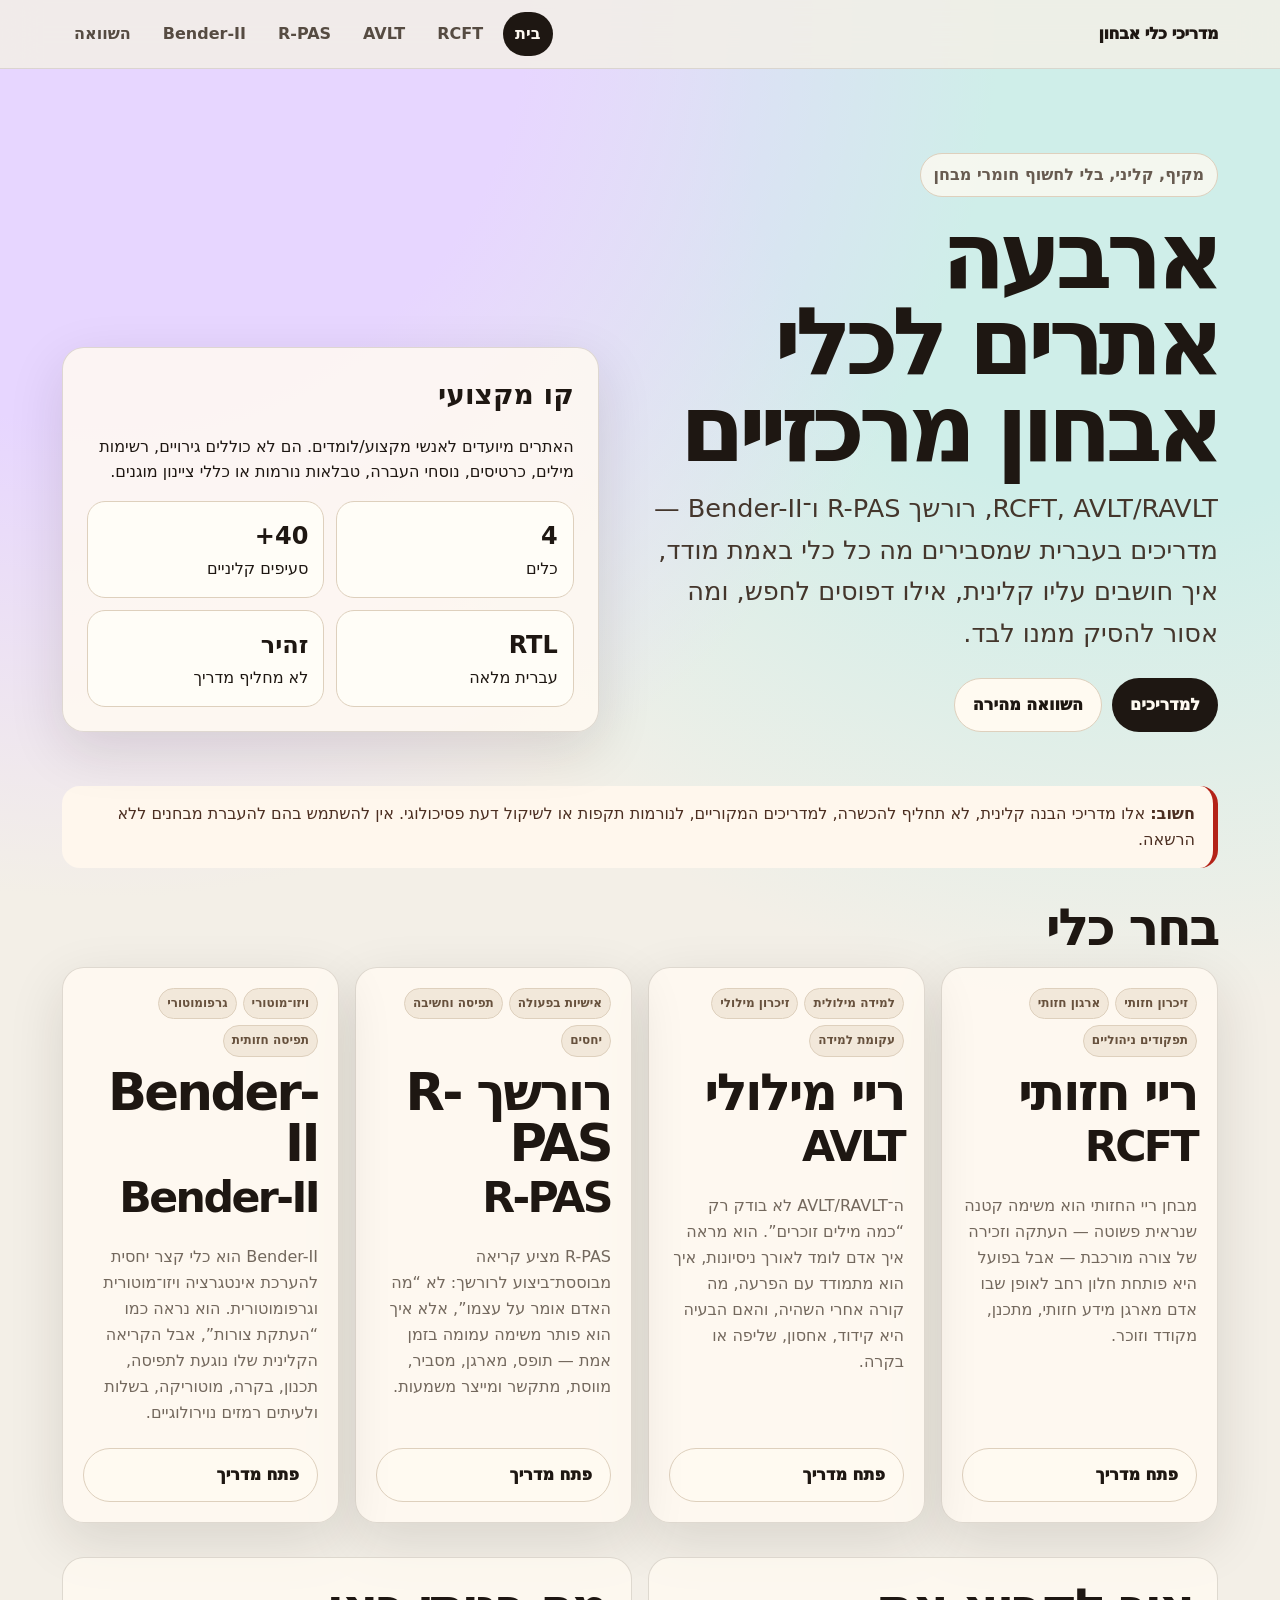
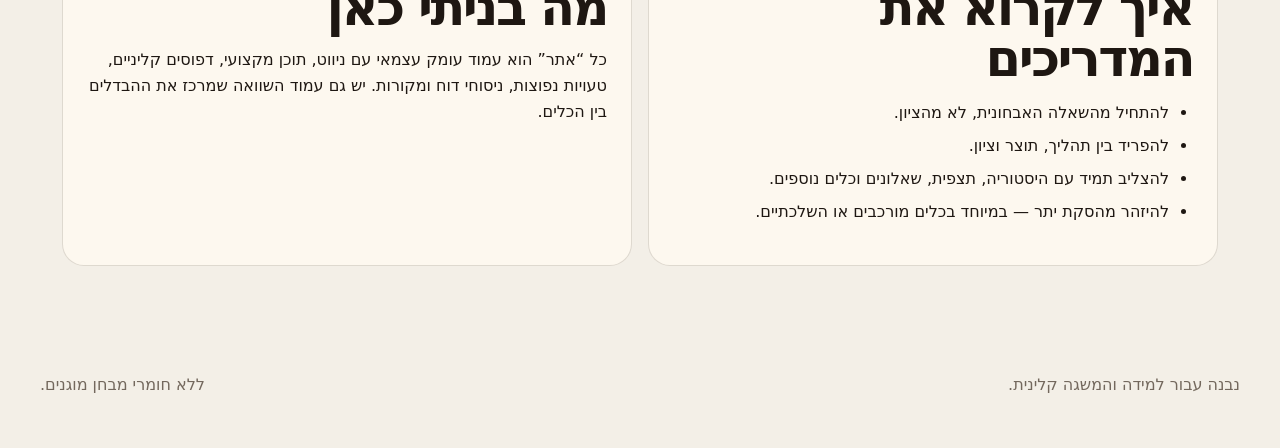
<file: index.html>
<!doctype html><html lang="he" dir="rtl"><head><meta charset="utf-8"><meta name="viewport" content="width=device-width,initial-scale=1"><title>מדריכי כלי אבחון</title><meta name="description" content="מדריכים קליניים בעברית לכלי אבחון פסיכולוגיים ונוירופסיכולוגיים"><link rel="stylesheet" href="style.css"></head><body><header class="top"><nav class="nav"><a class="brand" href="index.html">מדריכי כלי אבחון</a><div class="navlinks"><a class="active" href="index.html">בית</a><a class="" href="rcft.html">RCFT</a><a class="" href="avlt.html">AVLT</a><a class="" href="rpas.html">R-PAS</a><a class="" href="bender.html">Bender-II</a><a href="compare.html" class="">השוואה</a></div></nav></header><main class="wrap"><section class="hero"><div><span class="eyebrow">מקיף, קליני, בלי לחשוף חומרי מבחן</span><h1>ארבעה אתרים לכלי אבחון מרכזיים</h1><p class="lead">RCFT, AVLT/RAVLT, רורשך R-PAS ו־Bender-II — מדריכים בעברית שמסבירים מה כל כלי באמת מודד, איך חושבים עליו קלינית, אילו דפוסים לחפש, ומה אסור להסיק ממנו לבד.</p><div class="actions"><a class="btn" href="#tools">למדריכים</a><a class="btn alt" href="compare.html">השוואה מהירה</a></div></div><aside class="hero-card"><h2>קו מקצועי</h2><p>האתרים מיועדים לאנשי מקצוע/לומדים. הם לא כוללים גירויים, רשימות מילים, כרטיסים, נוסחי העברה, טבלאות נורמות או כללי ציינון מוגנים.</p><div class="mini-grid"><div class="mini"><b>4</b>כלים</div><div class="mini"><b>40+</b>סעיפים קליניים</div><div class="mini"><b>RTL</b>עברית מלאה</div><div class="mini"><b>זהיר</b>לא מחליף מדריך</div></div></aside></section><div class="notice"><b>חשוב:</b> אלו מדריכי הבנה קלינית, לא תחליף להכשרה, למדריכים המקוריים, לנורמות תקפות או לשיקול דעת פסיכולוגי. אין להשתמש בהם להעברת מבחנים ללא הרשאה.</div><section id="tools" class="section"><h2>בחר כלי</h2><div class="grid"><a class="tool-card card" href="rcft.html" style="--accent:#7c3aed"><div class="tagrow"><span class="tag">זיכרון חזותי</span><span class="tag">ארגון חזותי</span><span class="tag">תפקודים ניהוליים</span></div><h2>ריי חזותי<br><small>RCFT</small></h2><p>מבחן ריי החזותי הוא משימה קטנה שנראית פשוטה — העתקה וזכירה של צורה מורכבת — אבל בפועל היא פותחת חלון רחב לאופן שבו אדם מארגן מידע חזותי, מתכנן, מקודד וזוכר.</p><span class="btn alt">פתח מדריך</span></a><a class="tool-card card" href="avlt.html" style="--accent:#0f766e"><div class="tagrow"><span class="tag">למידה מילולית</span><span class="tag">זיכרון מילולי</span><span class="tag">עקומת למידה</span></div><h2>ריי מילולי<br><small>AVLT</small></h2><p>ה־AVLT/RAVLT לא בודק רק “כמה מילים זוכרים”. הוא מראה איך אדם לומד לאורך ניסיונות, איך הוא מתמודד עם הפרעה, מה קורה אחרי השהיה, והאם הבעיה היא קידוד, אחסון, שליפה או בקרה.</p><span class="btn alt">פתח מדריך</span></a><a class="tool-card card" href="rpas.html" style="--accent:#334155"><div class="tagrow"><span class="tag">אישיות בפעולה</span><span class="tag">תפיסה וחשיבה</span><span class="tag">יחסים</span></div><h2>רורשך R-PAS<br><small>R-PAS</small></h2><p>R-PAS מציע קריאה מבוססת־ביצוע לרורשך: לא “מה האדם אומר על עצמו”, אלא איך הוא פותר משימה עמומה בזמן אמת — תופס, מארגן, מסביר, מווסת, מתקשר ומייצר משמעות.</p><span class="btn alt">פתח מדריך</span></a><a class="tool-card card" href="bender.html" style="--accent:#d97706"><div class="tagrow"><span class="tag">ויזו־מוטורי</span><span class="tag">גרפומוטורי</span><span class="tag">תפיסה חזותית</span></div><h2>Bender-II<br><small>Bender-II</small></h2><p>Bender-II הוא כלי קצר יחסית להערכת אינטגרציה ויזו־מוטורית וגרפומוטורית. הוא נראה כמו “העתקת צורות”, אבל הקריאה הקלינית שלו נוגעת לתפיסה, תכנון, בקרה, מוטוריקה, בשלות ולעיתים רמזים נוירולוגיים.</p><span class="btn alt">פתח מדריך</span></a></div></section><section class="section columns"><div class="prose"><h2>איך לקרוא את המדריכים</h2><ul><li>להתחיל מהשאלה האבחונית, לא מהציון.</li><li>להפריד בין תהליך, תוצר וציון.</li><li>להצליב תמיד עם היסטוריה, תצפית, שאלונים וכלים נוספים.</li><li>להיזהר מהסקת יתר — במיוחד בכלים מורכבים או השלכתיים.</li></ul></div><div class="prose"><h2>מה בניתי כאן</h2><p>כל “אתר” הוא עמוד עומק עצמאי עם ניווט, תוכן מקצועי, דפוסים קליניים, טעויות נפוצות, ניסוחי דוח ומקורות. יש גם עמוד השוואה שמרכז את ההבדלים בין הכלים.</p></div></section></main><footer class="wrap footer"><span>נבנה עבור למידה והמשגה קלינית.</span><span>ללא חומרי מבחן מוגנים.</span></footer><script src="script.js"></script></body></html>
</file>
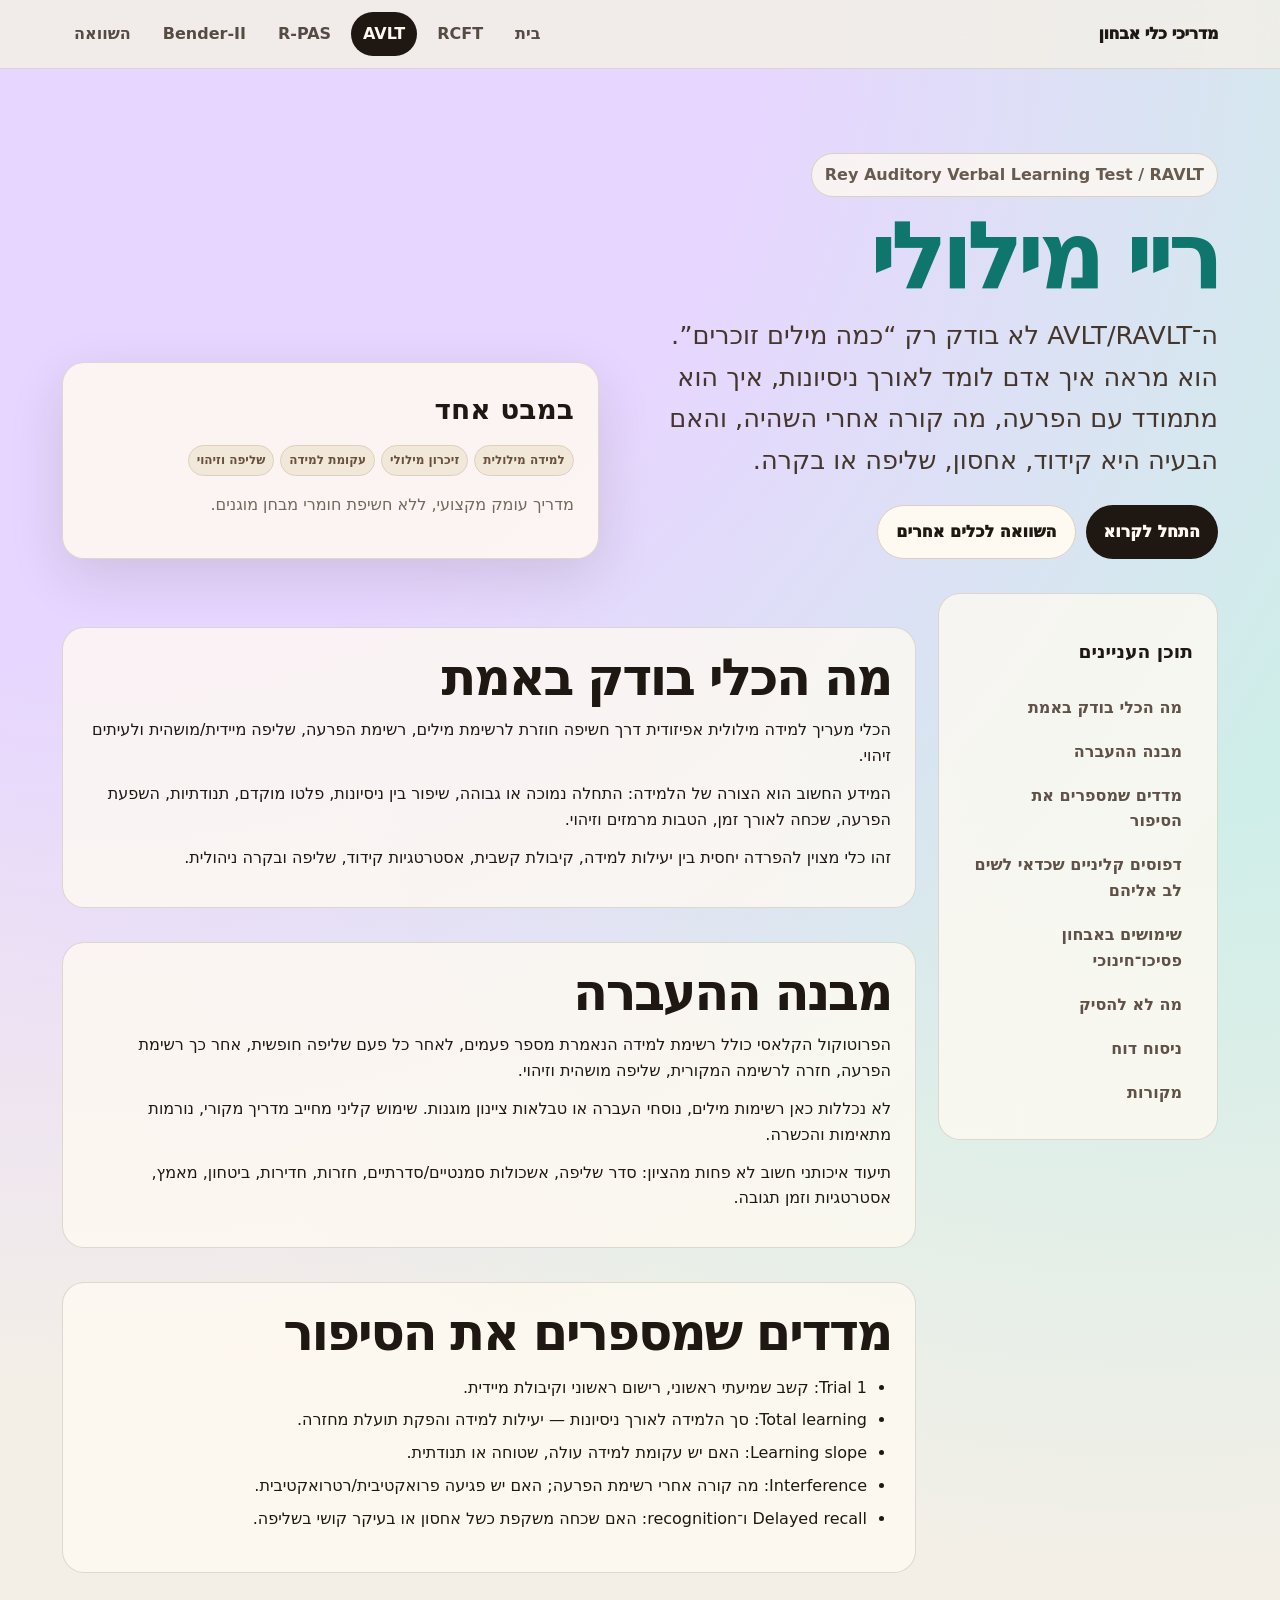
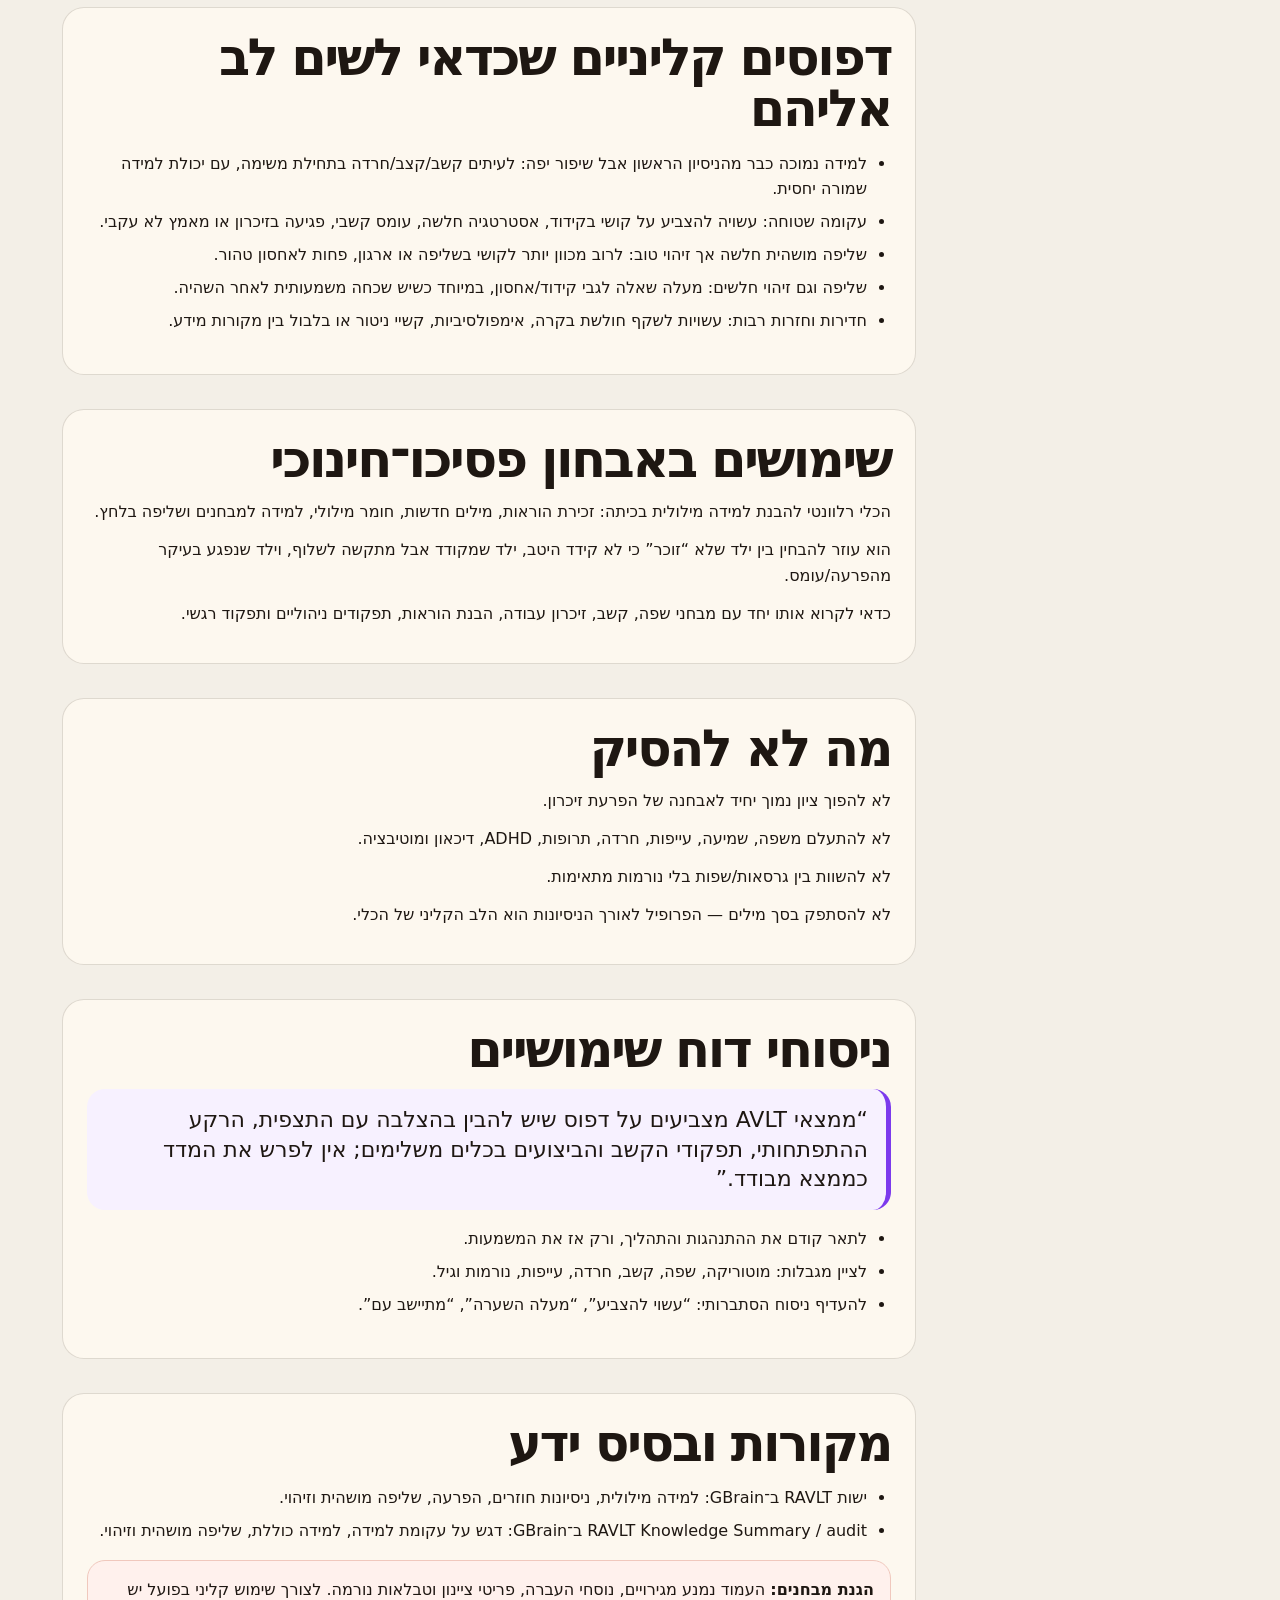
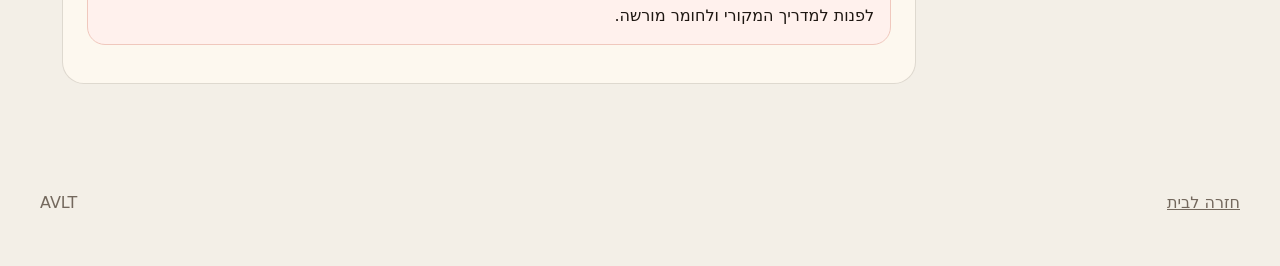
<file: avlt.html>
<!doctype html><html lang="he" dir="rtl"><head><meta charset="utf-8"><meta name="viewport" content="width=device-width,initial-scale=1"><title>ריי מילולי — מדריך קליני</title><meta name="description" content="מדריכים קליניים בעברית לכלי אבחון פסיכולוגיים ונוירופסיכולוגיים"><link rel="stylesheet" href="style.css"></head><body><header class="top"><nav class="nav"><a class="brand" href="index.html">מדריכי כלי אבחון</a><div class="navlinks"><a class="" href="index.html">בית</a><a class="" href="rcft.html">RCFT</a><a class="active" href="avlt.html">AVLT</a><a class="" href="rpas.html">R-PAS</a><a class="" href="bender.html">Bender-II</a><a href="compare.html" class="">השוואה</a></div></nav></header><main class="wrap"><section class="hero"><div><span class="eyebrow">Rey Auditory Verbal Learning Test / RAVLT</span><h1 style="color:#0f766e">ריי מילולי</h1><p class="lead">ה־AVLT/RAVLT לא בודק רק “כמה מילים זוכרים”. הוא מראה איך אדם לומד לאורך ניסיונות, איך הוא מתמודד עם הפרעה, מה קורה אחרי השהיה, והאם הבעיה היא קידוד, אחסון, שליפה או בקרה.</p><div class="actions"><a class="btn" href="#s1">התחל לקרוא</a><a class="btn alt" href="compare.html">השוואה לכלים אחרים</a></div></div><aside class="hero-card"><h2>במבט אחד</h2><div class="tagrow"><span class="tag">למידה מילולית</span><span class="tag">זיכרון מילולי</span><span class="tag">עקומת למידה</span><span class="tag">שליפה וזיהוי</span></div><p class="muted" style="margin-top:16px">מדריך עומק מקצועי, ללא חשיפת חומרי מבחן מוגנים.</p></aside></section><div class="page-layout"><aside class="prose toc"><h3>תוכן העניינים</h3><a href="#s1">מה הכלי בודק באמת</a><a href="#s2">מבנה ההעברה</a><a href="#s3">מדדים שמספרים את הסיפור</a><a href="#s4">דפוסים קליניים שכדאי לשים לב אליהם</a><a href="#s5">שימושים באבחון פסיכו־חינוכי</a><a href="#s6">מה לא להסיק</a><a href="#report">ניסוח דוח</a><a href="#sources">מקורות</a></aside><article><section id="s1" class="section prose"><h2>מה הכלי בודק באמת</h2><p>הכלי מעריך למידה מילולית אפיזודית דרך חשיפה חוזרת לרשימת מילים, רשימת הפרעה, שליפה מיידית/מושהית ולעיתים זיהוי.</p><p>המידע החשוב הוא הצורה של הלמידה: התחלה נמוכה או גבוהה, שיפור בין ניסיונות, פלטו מוקדם, תנודתיות, השפעת הפרעה, שכחה לאורך זמן, הטבות מרמזים וזיהוי.</p><p>זהו כלי מצוין להפרדה יחסית בין יעילות למידה, קיבולת קשבית, אסטרטגיות קידוד, שליפה ובקרה ניהולית.</p></section><section id="s2" class="section prose"><h2>מבנה ההעברה</h2><p>הפרוטוקול הקלאסי כולל רשימת למידה הנאמרת מספר פעמים, לאחר כל פעם שליפה חופשית, אחר כך רשימת הפרעה, חזרה לרשימה המקורית, שליפה מושהית וזיהוי.</p><p>לא נכללות כאן רשימות מילים, נוסחי העברה או טבלאות ציינון מוגנות. שימוש קליני מחייב מדריך מקורי, נורמות מתאימות והכשרה.</p><p>תיעוד איכותני חשוב לא פחות מהציון: סדר שליפה, אשכולות סמנטיים/סדרתיים, חזרות, חדירות, ביטחון, מאמץ, אסטרטגיות וזמן תגובה.</p></section><section id="s3" class="section prose"><h2>מדדים שמספרים את הסיפור</h2><ul><li>Trial 1: קשב שמיעתי ראשוני, רישום ראשוני וקיבולת מיידית.</li><li>Total learning: סך הלמידה לאורך ניסיונות — יעילות למידה והפקת תועלת מחזרה.</li><li>Learning slope: האם יש עקומת למידה עולה, שטוחה או תנודתית.</li><li>Interference: מה קורה אחרי רשימת הפרעה; האם יש פגיעה פרואקטיבית/רטרואקטיבית.</li><li>Delayed recall ו־recognition: האם שכחה משקפת כשל אחסון או בעיקר קושי בשליפה.</li></ul></section><section id="s4" class="section prose"><h2>דפוסים קליניים שכדאי לשים לב אליהם</h2><ul><li>למידה נמוכה כבר מהניסיון הראשון אבל שיפור יפה: לעיתים קשב/קצב/חרדה בתחילת משימה, עם יכולת למידה שמורה יחסית.</li><li>עקומה שטוחה: עשויה להצביע על קושי בקידוד, אסטרטגיה חלשה, עומס קשבי, פגיעה בזיכרון או מאמץ לא עקבי.</li><li>שליפה מושהית חלשה אך זיהוי טוב: לרוב מכוון יותר לקושי בשליפה או ארגון, פחות לאחסון טהור.</li><li>שליפה וגם זיהוי חלשים: מעלה שאלה לגבי קידוד/אחסון, במיוחד כשיש שכחה משמעותית לאחר השהיה.</li><li>חדירות וחזרות רבות: עשויות לשקף חולשת בקרה, אימפולסיביות, קשיי ניטור או בלבול בין מקורות מידע.</li></ul></section><section id="s5" class="section prose"><h2>שימושים באבחון פסיכו־חינוכי</h2><p>הכלי רלוונטי להבנת למידה מילולית בכיתה: זכירת הוראות, מילים חדשות, חומר מילולי, למידה למבחנים ושליפה בלחץ.</p><p>הוא עוזר להבחין בין ילד שלא “זוכר” כי לא קידד היטב, ילד שמקודד אבל מתקשה לשלוף, וילד שנפגע בעיקר מהפרעה/עומס.</p><p>כדאי לקרוא אותו יחד עם מבחני שפה, קשב, זיכרון עבודה, הבנת הוראות, תפקודים ניהוליים ותפקוד רגשי.</p></section><section id="s6" class="section prose"><h2>מה לא להסיק</h2><p>לא להפוך ציון נמוך יחיד לאבחנה של הפרעת זיכרון.</p><p>לא להתעלם משפה, שמיעה, עייפות, חרדה, תרופות, ADHD, דיכאון ומוטיבציה.</p><p>לא להשוות בין גרסאות/שפות בלי נורמות מתאימות.</p><p>לא להסתפק בסך מילים — הפרופיל לאורך הניסיונות הוא הלב הקליני של הכלי.</p></section><div id="report"><section class="section prose"><h2>ניסוחי דוח שימושיים</h2><div class="quote">“ממצאי AVLT מצביעים על דפוס שיש להבין בהצלבה עם התצפית, הרקע ההתפתחותי, תפקודי הקשב והביצועים בכלים משלימים; אין לפרש את המדד כממצא מבודד.”</div><ul><li>לתאר קודם את ההתנהגות והתהליך, ורק אז את המשמעות.</li><li>לציין מגבלות: מוטוריקה, שפה, קשב, חרדה, עייפות, נורמות וגיל.</li><li>להעדיף ניסוח הסתברותי: “עשוי להצביע”, “מעלה השערה”, “מתיישב עם”.</li></ul></section></div><section id="sources" class="section prose"><h2>מקורות ובסיס ידע</h2><ul><li>ישות RAVLT ב־GBrain: למידה מילולית, ניסיונות חוזרים, הפרעה, שליפה מושהית וזיהוי.</li><li>RAVLT Knowledge Summary / audit ב־GBrain: דגש על עקומת למידה, למידה כוללת, שליפה מושהית וזיהוי.</li></ul><div class="callout warn"><b>הגנת מבחנים:</b> העמוד נמנע מגירויים, נוסחי העברה, פריטי ציינון וטבלאות נורמה. לצורך שימוש קליני בפועל יש לפנות למדריך המקורי ולחומר מורשה.</div></section></article></div></main><footer class="wrap footer"><a href="index.html">חזרה לבית</a><span>AVLT</span></footer><script src="script.js"></script></body></html>
</file>
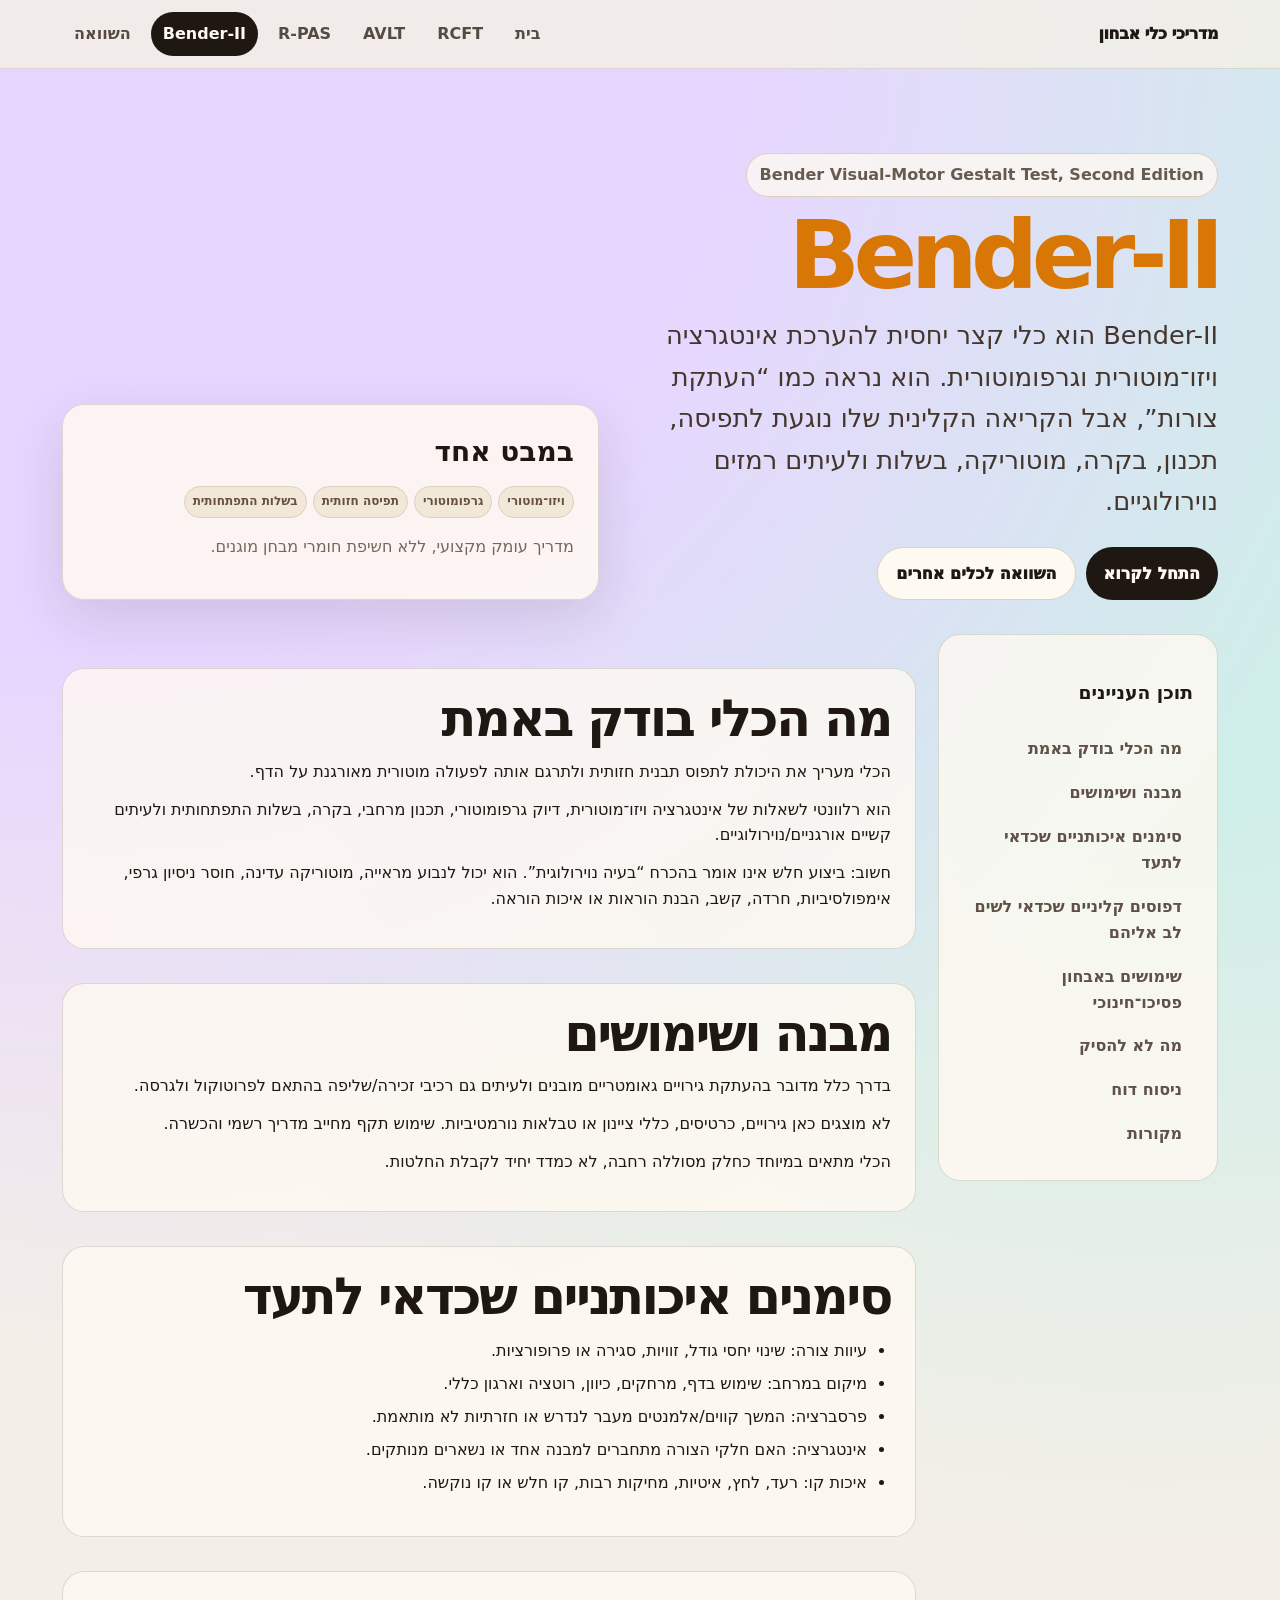
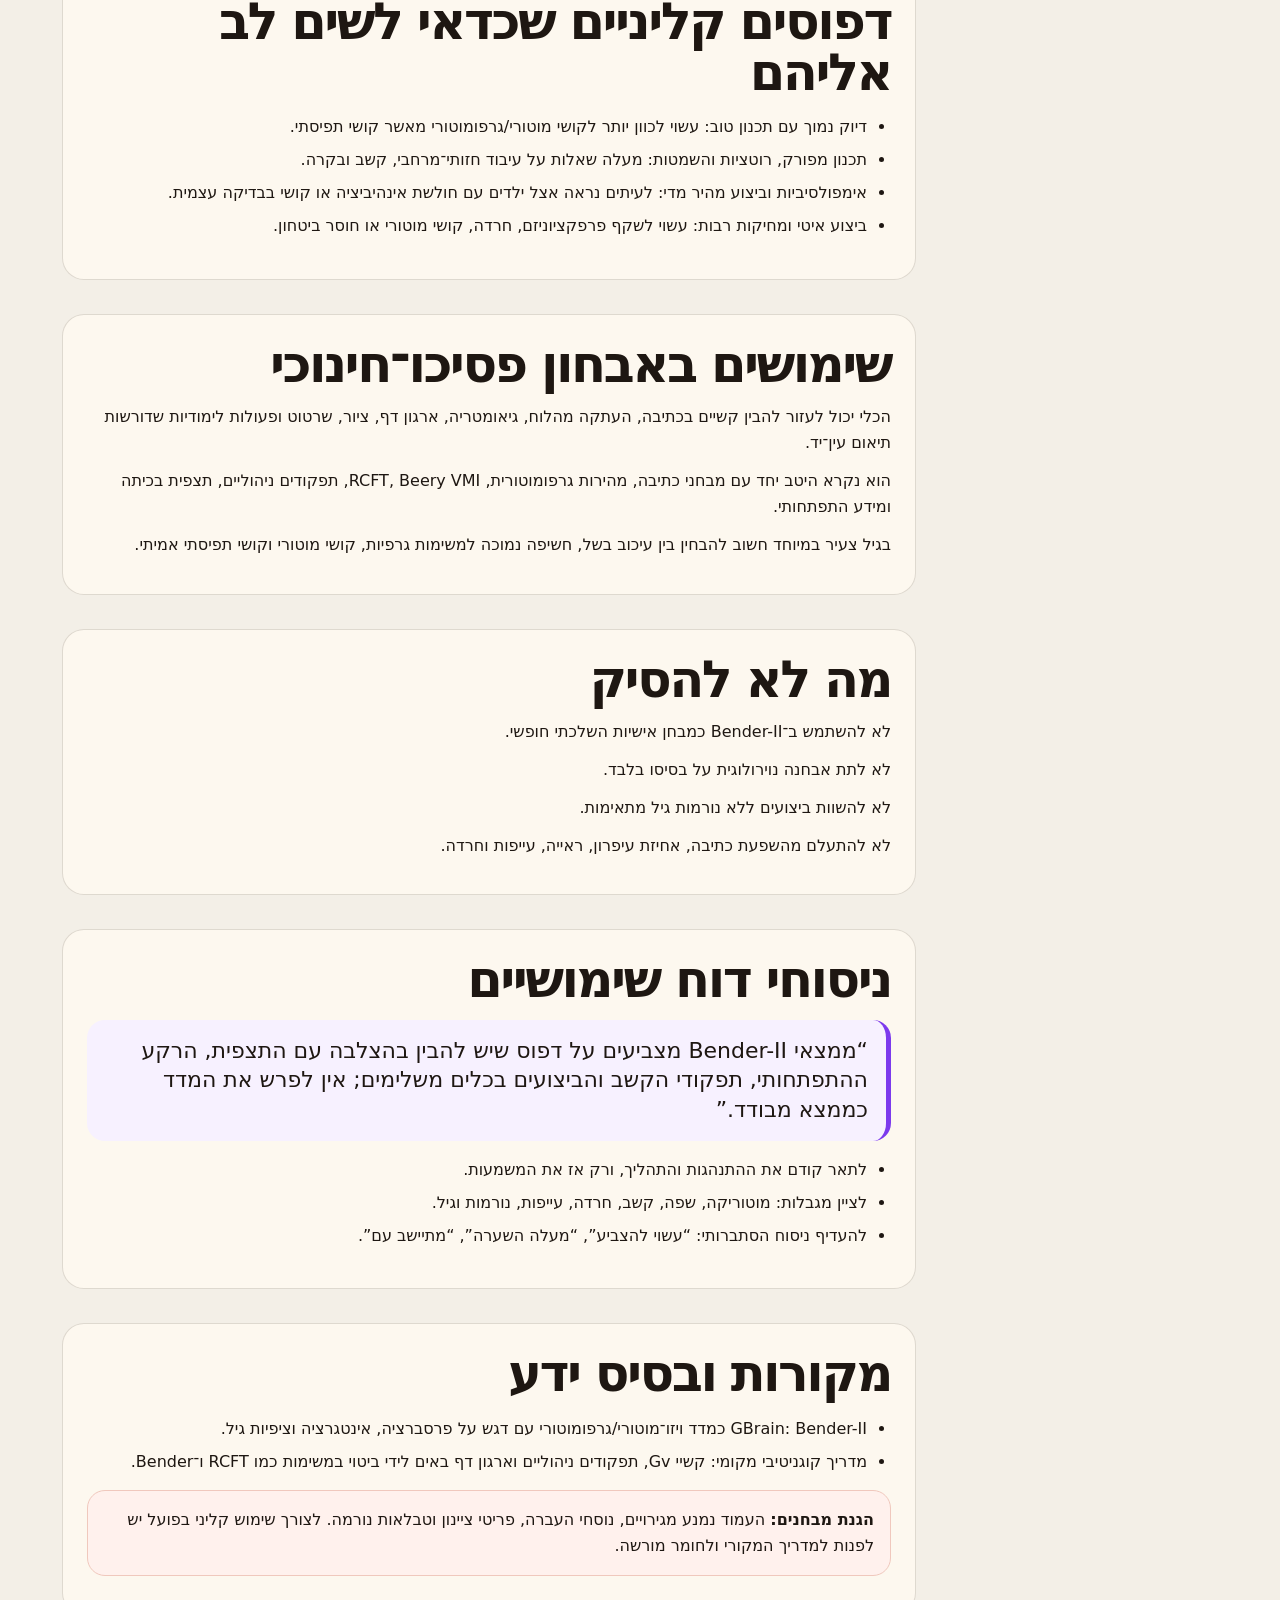
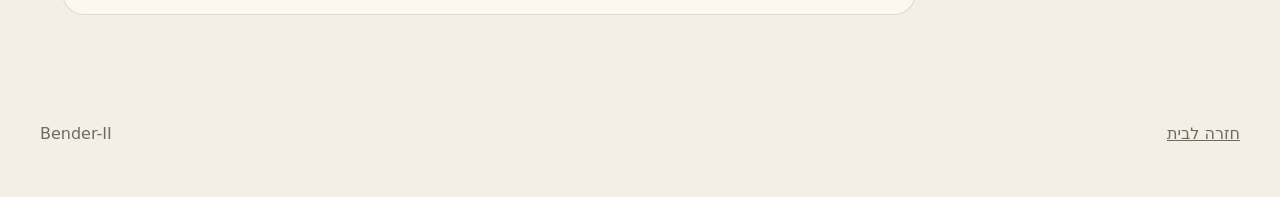
<file: bender.html>
<!doctype html><html lang="he" dir="rtl"><head><meta charset="utf-8"><meta name="viewport" content="width=device-width,initial-scale=1"><title>Bender-II — מדריך קליני</title><meta name="description" content="מדריכים קליניים בעברית לכלי אבחון פסיכולוגיים ונוירופסיכולוגיים"><link rel="stylesheet" href="style.css"></head><body><header class="top"><nav class="nav"><a class="brand" href="index.html">מדריכי כלי אבחון</a><div class="navlinks"><a class="" href="index.html">בית</a><a class="" href="rcft.html">RCFT</a><a class="" href="avlt.html">AVLT</a><a class="" href="rpas.html">R-PAS</a><a class="active" href="bender.html">Bender-II</a><a href="compare.html" class="">השוואה</a></div></nav></header><main class="wrap"><section class="hero"><div><span class="eyebrow">Bender Visual-Motor Gestalt Test, Second Edition</span><h1 style="color:#d97706">Bender-II</h1><p class="lead">Bender-II הוא כלי קצר יחסית להערכת אינטגרציה ויזו־מוטורית וגרפומוטורית. הוא נראה כמו “העתקת צורות”, אבל הקריאה הקלינית שלו נוגעת לתפיסה, תכנון, בקרה, מוטוריקה, בשלות ולעיתים רמזים נוירולוגיים.</p><div class="actions"><a class="btn" href="#s1">התחל לקרוא</a><a class="btn alt" href="compare.html">השוואה לכלים אחרים</a></div></div><aside class="hero-card"><h2>במבט אחד</h2><div class="tagrow"><span class="tag">ויזו־מוטורי</span><span class="tag">גרפומוטורי</span><span class="tag">תפיסה חזותית</span><span class="tag">בשלות התפתחותית</span></div><p class="muted" style="margin-top:16px">מדריך עומק מקצועי, ללא חשיפת חומרי מבחן מוגנים.</p></aside></section><div class="page-layout"><aside class="prose toc"><h3>תוכן העניינים</h3><a href="#s1">מה הכלי בודק באמת</a><a href="#s2">מבנה ושימושים</a><a href="#s3">סימנים איכותניים שכדאי לתעד</a><a href="#s4">דפוסים קליניים שכדאי לשים לב אליהם</a><a href="#s5">שימושים באבחון פסיכו־חינוכי</a><a href="#s6">מה לא להסיק</a><a href="#report">ניסוח דוח</a><a href="#sources">מקורות</a></aside><article><section id="s1" class="section prose"><h2>מה הכלי בודק באמת</h2><p>הכלי מעריך את היכולת לתפוס תבנית חזותית ולתרגם אותה לפעולה מוטורית מאורגנת על הדף.</p><p>הוא רלוונטי לשאלות של אינטגרציה ויזו־מוטורית, דיוק גרפומוטורי, תכנון מרחבי, בקרה, בשלות התפתחותית ולעיתים קשיים אורגניים/נוירולוגיים.</p><p>חשוב: ביצוע חלש אינו אומר בהכרח “בעיה נוירולוגית”. הוא יכול לנבוע מראייה, מוטוריקה עדינה, חוסר ניסיון גרפי, אימפולסיביות, חרדה, קשב, הבנת הוראות או איכות הוראה.</p></section><section id="s2" class="section prose"><h2>מבנה ושימושים</h2><p>בדרך כלל מדובר בהעתקת גירויים גאומטריים מובנים ולעיתים גם רכיבי זכירה/שליפה בהתאם לפרוטוקול ולגרסה.</p><p>לא מוצגים כאן גירויים, כרטיסים, כללי ציינון או טבלאות נורמטיביות. שימוש תקף מחייב מדריך רשמי והכשרה.</p><p>הכלי מתאים במיוחד כחלק מסוללה רחבה, לא כמדד יחיד לקבלת החלטות.</p></section><section id="s3" class="section prose"><h2>סימנים איכותניים שכדאי לתעד</h2><ul><li>עיוות צורה: שינוי יחסי גודל, זוויות, סגירה או פרופורציות.</li><li>מיקום במרחב: שימוש בדף, מרחקים, כיוון, רוטציה וארגון כללי.</li><li>פרסברציה: המשך קווים/אלמנטים מעבר לנדרש או חזרתיות לא מותאמת.</li><li>אינטגרציה: האם חלקי הצורה מתחברים למבנה אחד או נשארים מנותקים.</li><li>איכות קו: רעד, לחץ, איטיות, מחיקות רבות, קו חלש או קו נוקשה.</li></ul></section><section id="s4" class="section prose"><h2>דפוסים קליניים שכדאי לשים לב אליהם</h2><ul><li>דיוק נמוך עם תכנון טוב: עשוי לכוון יותר לקושי מוטורי/גרפומוטורי מאשר קושי תפיסתי.</li><li>תכנון מפורק, רוטציות והשמטות: מעלה שאלות על עיבוד חזותי־מרחבי, קשב ובקרה.</li><li>אימפולסיביות וביצוע מהיר מדי: לעיתים נראה אצל ילדים עם חולשת אינהיביציה או קושי בבדיקה עצמית.</li><li>ביצוע איטי ומחיקות רבות: עשוי לשקף פרפקציוניזם, חרדה, קושי מוטורי או חוסר ביטחון.</li></ul></section><section id="s5" class="section prose"><h2>שימושים באבחון פסיכו־חינוכי</h2><p>הכלי יכול לעזור להבין קשיים בכתיבה, העתקה מהלוח, גיאומטריה, ארגון דף, ציור, שרטוט ופעולות לימודיות שדורשות תיאום עין־יד.</p><p>הוא נקרא היטב יחד עם מבחני כתיבה, מהירות גרפומוטורית, RCFT, Beery VMI, תפקודים ניהוליים, תצפית בכיתה ומידע התפתחותי.</p><p>בגיל צעיר במיוחד חשוב להבחין בין עיכוב בשל, חשיפה נמוכה למשימות גרפיות, קושי מוטורי וקושי תפיסתי אמיתי.</p></section><section id="s6" class="section prose"><h2>מה לא להסיק</h2><p>לא להשתמש ב־Bender-II כמבחן אישיות השלכתי חופשי.</p><p>לא לתת אבחנה נוירולוגית על בסיסו בלבד.</p><p>לא להשוות ביצועים ללא נורמות גיל מתאימות.</p><p>לא להתעלם מהשפעת כתיבה, אחיזת עיפרון, ראייה, עייפות וחרדה.</p></section><div id="report"><section class="section prose"><h2>ניסוחי דוח שימושיים</h2><div class="quote">“ממצאי Bender-II מצביעים על דפוס שיש להבין בהצלבה עם התצפית, הרקע ההתפתחותי, תפקודי הקשב והביצועים בכלים משלימים; אין לפרש את המדד כממצא מבודד.”</div><ul><li>לתאר קודם את ההתנהגות והתהליך, ורק אז את המשמעות.</li><li>לציין מגבלות: מוטוריקה, שפה, קשב, חרדה, עייפות, נורמות וגיל.</li><li>להעדיף ניסוח הסתברותי: “עשוי להצביע”, “מעלה השערה”, “מתיישב עם”.</li></ul></section></div><section id="sources" class="section prose"><h2>מקורות ובסיס ידע</h2><ul><li>GBrain: Bender-II כמדד ויזו־מוטורי/גרפומוטורי עם דגש על פרסברציה, אינטגרציה וציפיות גיל.</li><li>מדריך קוגניטיבי מקומי: קשיי Gv, תפקודים ניהוליים וארגון דף באים לידי ביטוי במשימות כמו RCFT ו־Bender.</li></ul><div class="callout warn"><b>הגנת מבחנים:</b> העמוד נמנע מגירויים, נוסחי העברה, פריטי ציינון וטבלאות נורמה. לצורך שימוש קליני בפועל יש לפנות למדריך המקורי ולחומר מורשה.</div></section></article></div></main><footer class="wrap footer"><a href="index.html">חזרה לבית</a><span>Bender-II</span></footer><script src="script.js"></script></body></html>
</file>
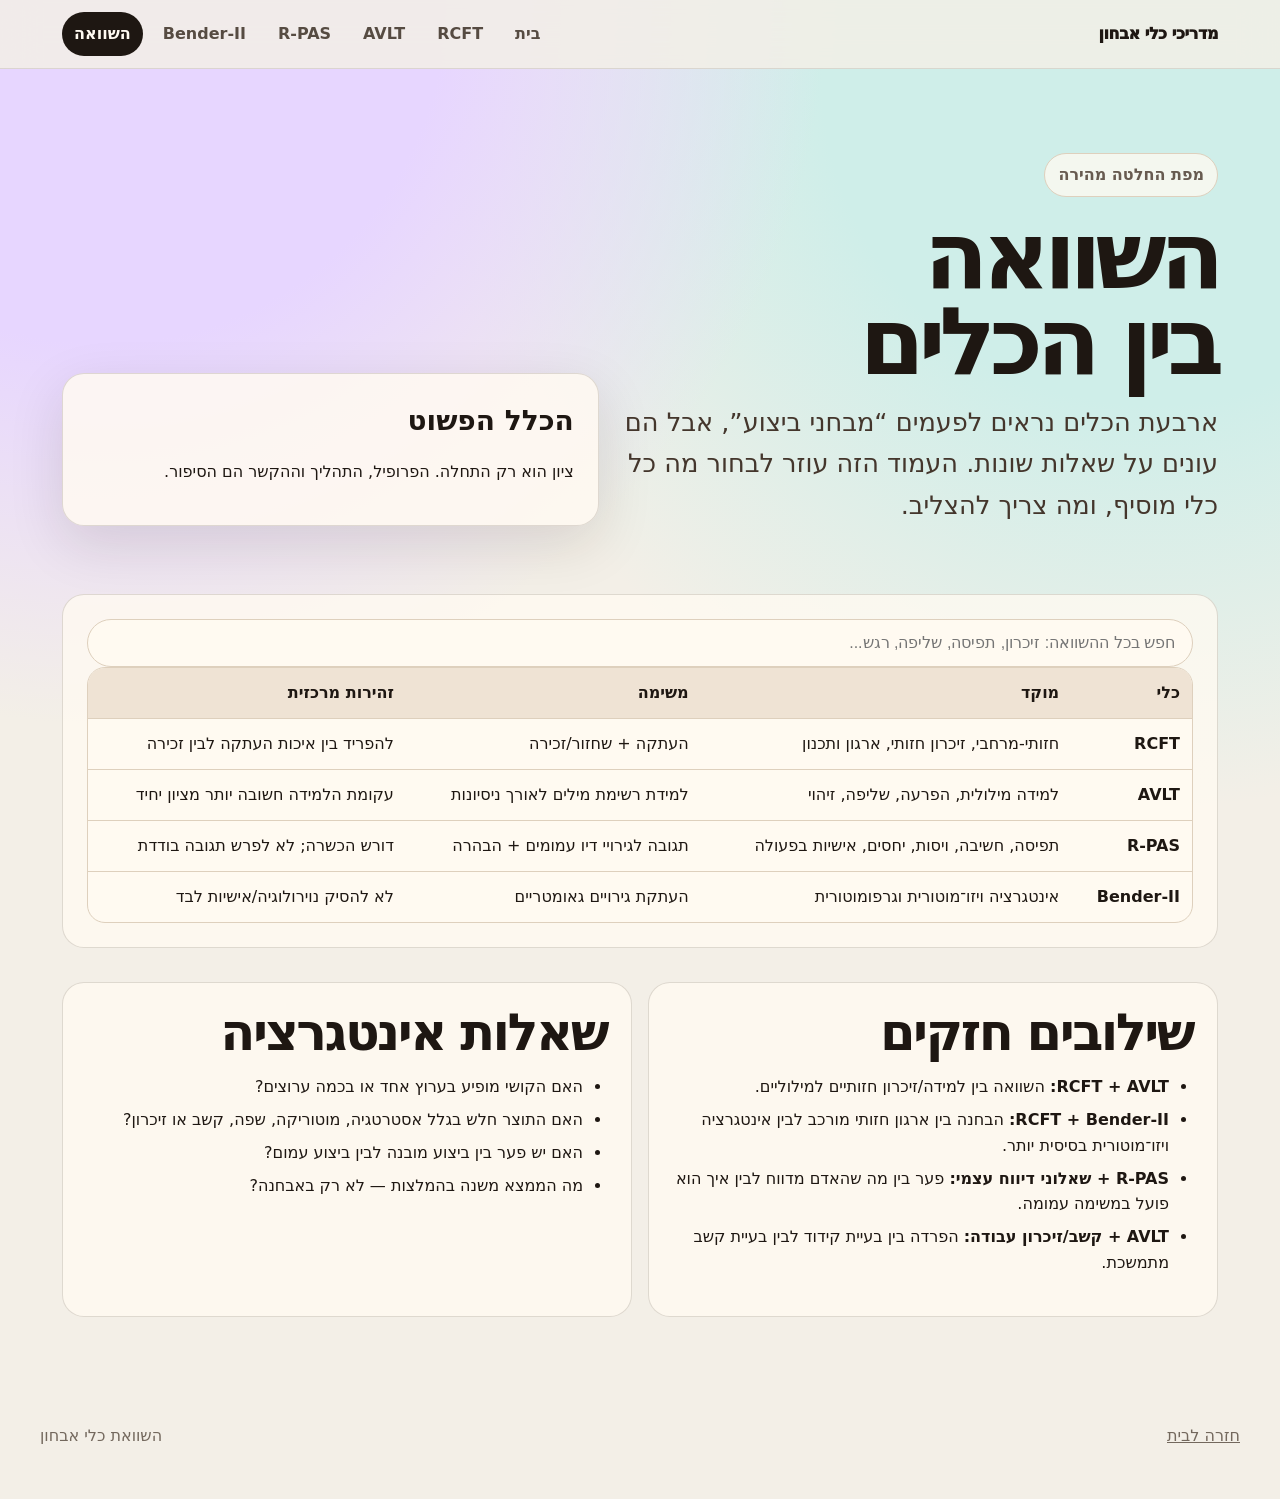
<file: compare.html>
<!doctype html><html lang="he" dir="rtl"><head><meta charset="utf-8"><meta name="viewport" content="width=device-width,initial-scale=1"><title>השוואה בין כלי אבחון</title><meta name="description" content="מדריכים קליניים בעברית לכלי אבחון פסיכולוגיים ונוירופסיכולוגיים"><link rel="stylesheet" href="style.css"></head><body><header class="top"><nav class="nav"><a class="brand" href="index.html">מדריכי כלי אבחון</a><div class="navlinks"><a class="" href="index.html">בית</a><a class="" href="rcft.html">RCFT</a><a class="" href="avlt.html">AVLT</a><a class="" href="rpas.html">R-PAS</a><a class="" href="bender.html">Bender-II</a><a href="compare.html" class="active">השוואה</a></div></nav></header><main class="wrap"><section class="hero"><div><span class="eyebrow">מפת החלטה מהירה</span><h1>השוואה בין הכלים</h1><p class="lead">ארבעת הכלים נראים לפעמים “מבחני ביצוע”, אבל הם עונים על שאלות שונות. העמוד הזה עוזר לבחור מה כל כלי מוסיף, ומה צריך להצליב.</p></div><aside class="hero-card"><h2>הכלל הפשוט</h2><p>ציון הוא רק התחלה. הפרופיל, התהליך וההקשר הם הסיפור.</p></aside></section><section class="section prose"><input id="filter" class="searchbar" placeholder="חפש בכל ההשוואה: זיכרון, תפיסה, שליפה, רגש..."><table class="matrix" id="compare"><thead><tr><th>כלי</th><th>מוקד</th><th>משימה</th><th>זהירות מרכזית</th></tr></thead><tbody><tr><td><b>RCFT</b></td><td>חזותי-מרחבי, זיכרון חזותי, ארגון ותכנון</td><td>העתקה + שחזור/זכירה</td><td>להפריד בין איכות העתקה לבין זכירה</td></tr><tr><td><b>AVLT</b></td><td>למידה מילולית, הפרעה, שליפה, זיהוי</td><td>למידת רשימת מילים לאורך ניסיונות</td><td>עקומת הלמידה חשובה יותר מציון יחיד</td></tr><tr><td><b>R-PAS</b></td><td>תפיסה, חשיבה, ויסות, יחסים, אישיות בפעולה</td><td>תגובה לגירויי דיו עמומים + הבהרה</td><td>דורש הכשרה; לא לפרש תגובה בודדת</td></tr><tr><td><b>Bender-II</b></td><td>אינטגרציה ויזו־מוטורית וגרפומוטורית</td><td>העתקת גירויים גאומטריים</td><td>לא להסיק נוירולוגיה/אישיות לבד</td></tr></tbody></table></section><section class="section compare-grid"><div class="prose"><h2>שילובים חזקים</h2><ul><li><b>RCFT + AVLT:</b> השוואה בין למידה/זיכרון חזותיים למילוליים.</li><li><b>RCFT + Bender-II:</b> הבחנה בין ארגון חזותי מורכב לבין אינטגרציה ויזו־מוטורית בסיסית יותר.</li><li><b>R-PAS + שאלוני דיווח עצמי:</b> פער בין מה שהאדם מדווח לבין איך הוא פועל במשימה עמומה.</li><li><b>AVLT + קשב/זיכרון עבודה:</b> הפרדה בין בעיית קידוד לבין בעיית קשב מתמשכת.</li></ul></div><div class="prose"><h2>שאלות אינטגרציה</h2><ul><li>האם הקושי מופיע בערוץ אחד או בכמה ערוצים?</li><li>האם התוצר חלש בגלל אסטרטגיה, מוטוריקה, שפה, קשב או זיכרון?</li><li>האם יש פער בין ביצוע מובנה לבין ביצוע עמום?</li><li>מה הממצא משנה בהמלצות — לא רק באבחנה?</li></ul></div></section></main><footer class="wrap footer"><a href="index.html">חזרה לבית</a><span>השוואת כלי אבחון</span></footer><script src="script.js"></script></body></html>
</file>
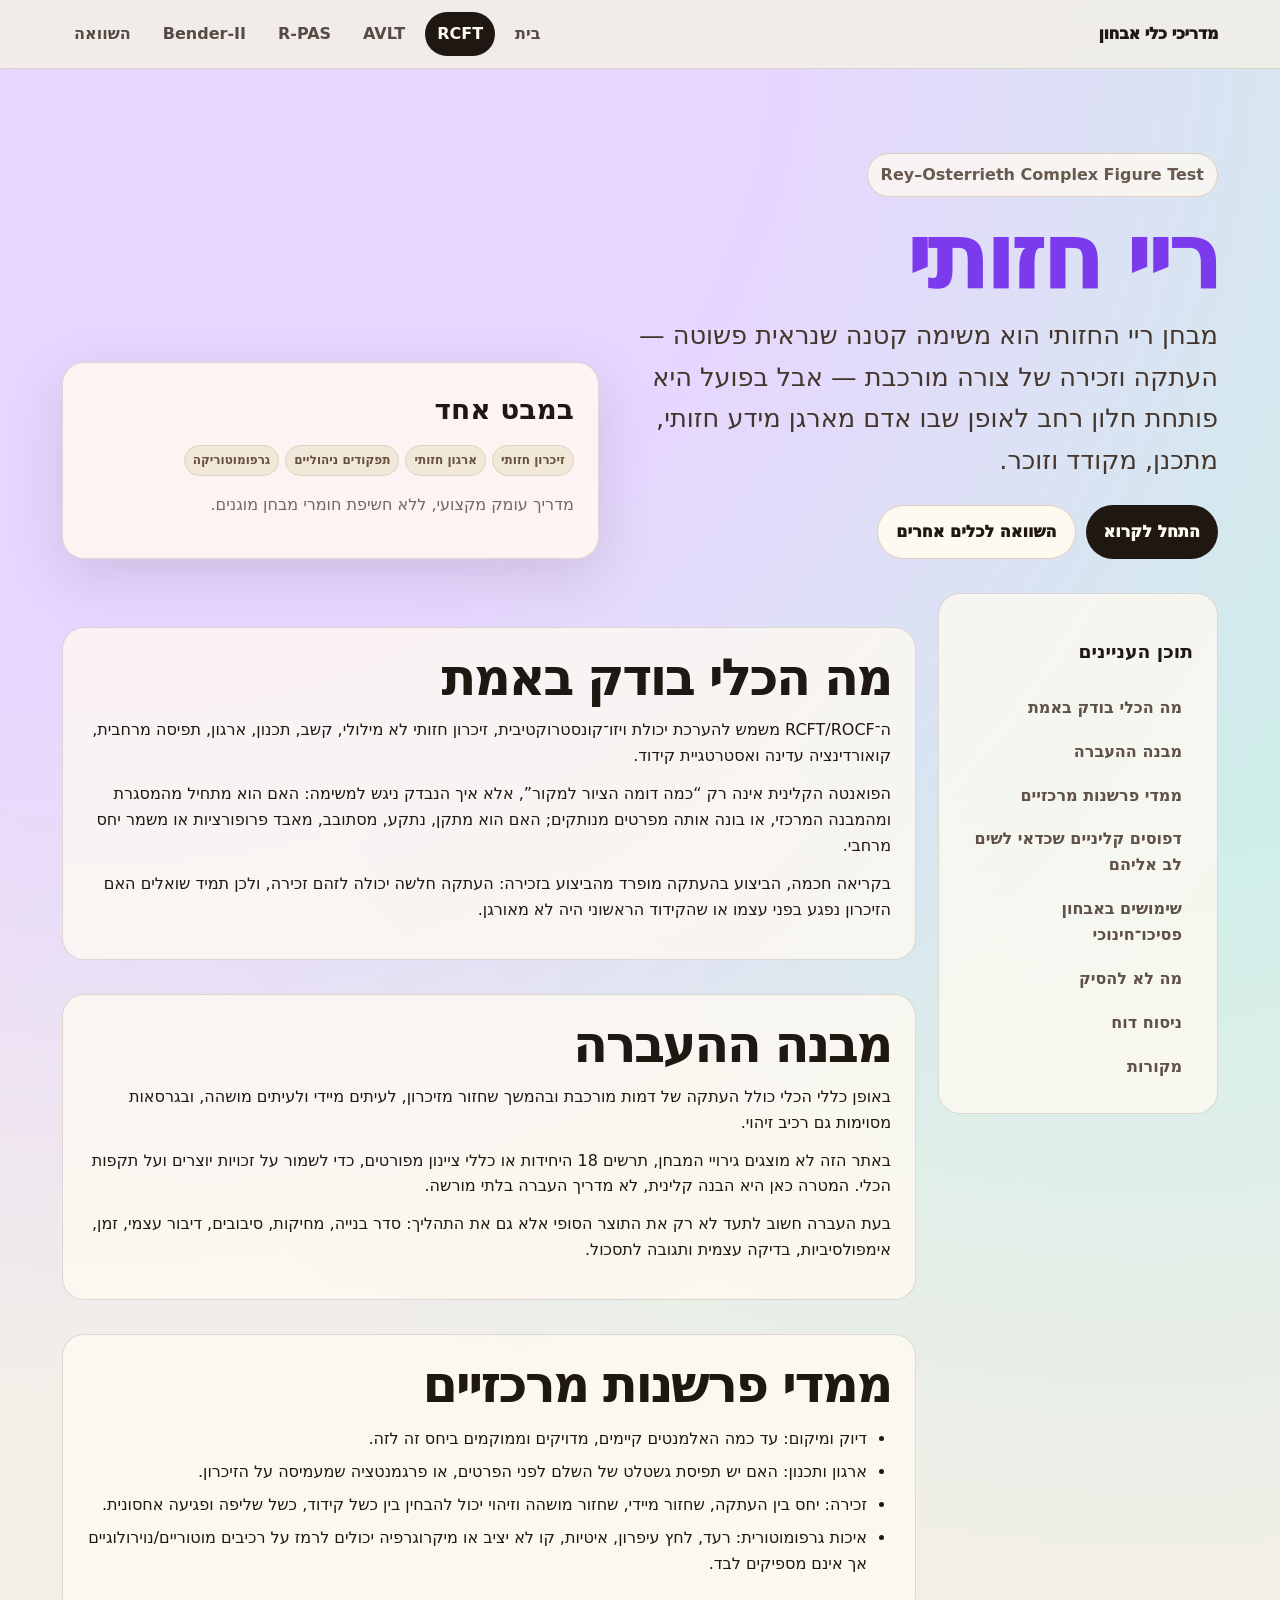
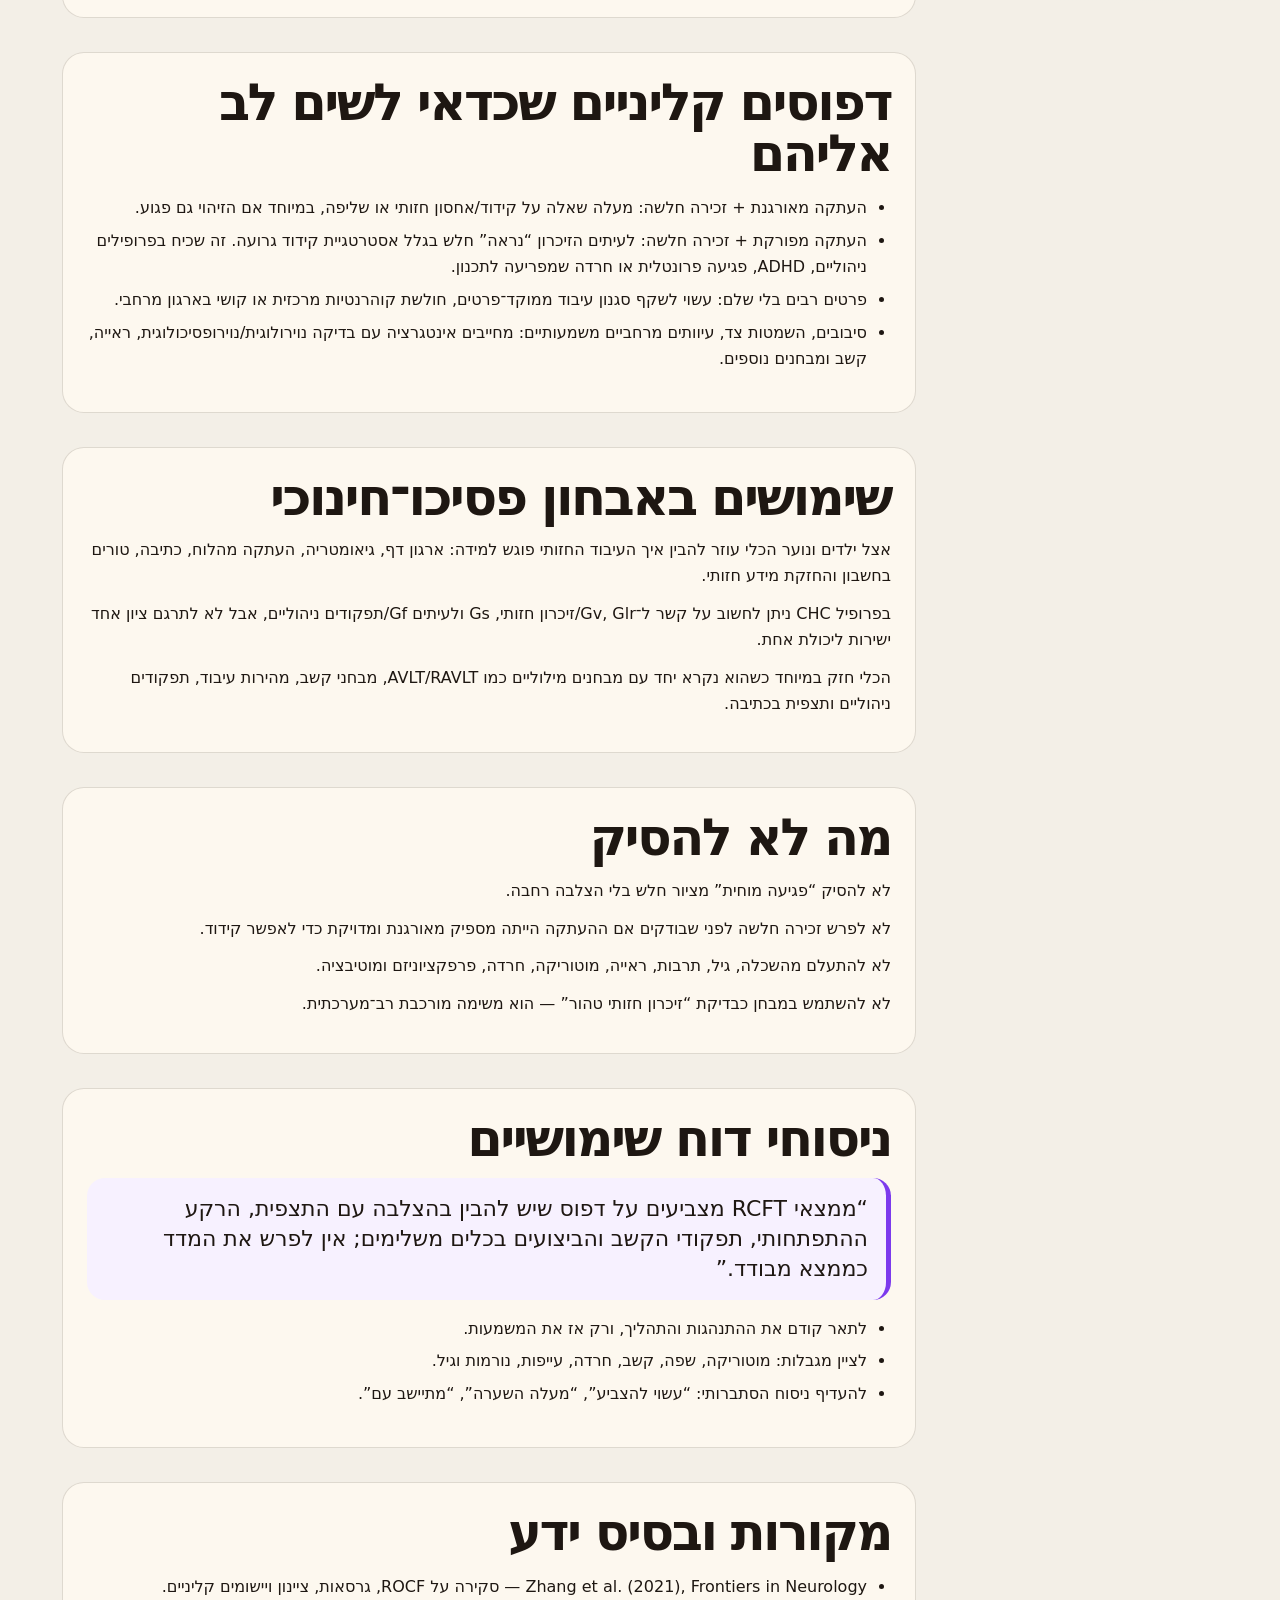
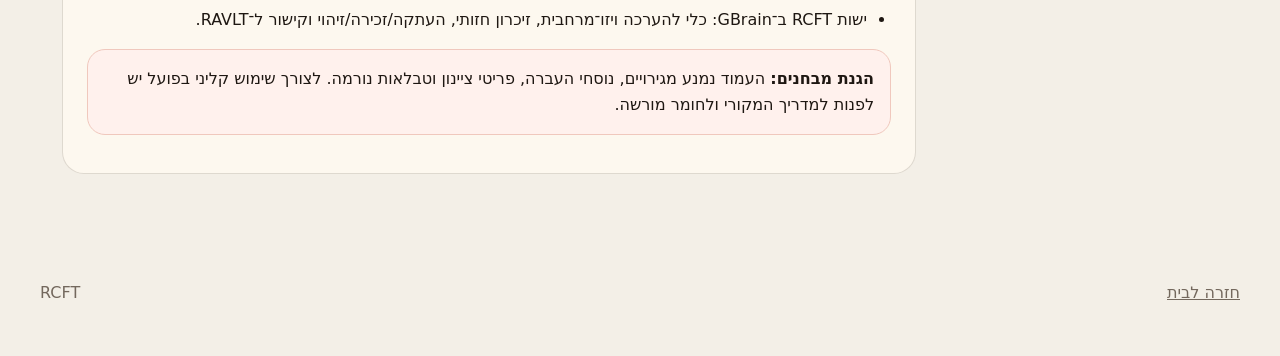
<file: rcft.html>
<!doctype html><html lang="he" dir="rtl"><head><meta charset="utf-8"><meta name="viewport" content="width=device-width,initial-scale=1"><title>ריי חזותי — מדריך קליני</title><meta name="description" content="מדריכים קליניים בעברית לכלי אבחון פסיכולוגיים ונוירופסיכולוגיים"><link rel="stylesheet" href="style.css"></head><body><header class="top"><nav class="nav"><a class="brand" href="index.html">מדריכי כלי אבחון</a><div class="navlinks"><a class="" href="index.html">בית</a><a class="active" href="rcft.html">RCFT</a><a class="" href="avlt.html">AVLT</a><a class="" href="rpas.html">R-PAS</a><a class="" href="bender.html">Bender-II</a><a href="compare.html" class="">השוואה</a></div></nav></header><main class="wrap"><section class="hero"><div><span class="eyebrow">Rey–Osterrieth Complex Figure Test</span><h1 style="color:#7c3aed">ריי חזותי</h1><p class="lead">מבחן ריי החזותי הוא משימה קטנה שנראית פשוטה — העתקה וזכירה של צורה מורכבת — אבל בפועל היא פותחת חלון רחב לאופן שבו אדם מארגן מידע חזותי, מתכנן, מקודד וזוכר.</p><div class="actions"><a class="btn" href="#s1">התחל לקרוא</a><a class="btn alt" href="compare.html">השוואה לכלים אחרים</a></div></div><aside class="hero-card"><h2>במבט אחד</h2><div class="tagrow"><span class="tag">זיכרון חזותי</span><span class="tag">ארגון חזותי</span><span class="tag">תפקודים ניהוליים</span><span class="tag">גרפומוטוריקה</span></div><p class="muted" style="margin-top:16px">מדריך עומק מקצועי, ללא חשיפת חומרי מבחן מוגנים.</p></aside></section><div class="page-layout"><aside class="prose toc"><h3>תוכן העניינים</h3><a href="#s1">מה הכלי בודק באמת</a><a href="#s2">מבנה ההעברה</a><a href="#s3">ממדי פרשנות מרכזיים</a><a href="#s4">דפוסים קליניים שכדאי לשים לב אליהם</a><a href="#s5">שימושים באבחון פסיכו־חינוכי</a><a href="#s6">מה לא להסיק</a><a href="#report">ניסוח דוח</a><a href="#sources">מקורות</a></aside><article><section id="s1" class="section prose"><h2>מה הכלי בודק באמת</h2><p>ה־RCFT/ROCF משמש להערכת יכולת ויזו־קונסטרוקטיבית, זיכרון חזותי לא מילולי, קשב, תכנון, ארגון, תפיסה מרחבית, קואורדינציה עדינה ואסטרטגיית קידוד.</p><p>הפואנטה הקלינית אינה רק “כמה דומה הציור למקור”, אלא איך הנבדק ניגש למשימה: האם הוא מתחיל מהמסגרת ומהמבנה המרכזי, או בונה אותה מפרטים מנותקים; האם הוא מתקן, נתקע, מסתובב, מאבד פרופורציות או משמר יחס מרחבי.</p><p>בקריאה חכמה, הביצוע בהעתקה מופרד מהביצוע בזכירה: העתקה חלשה יכולה לזהם זכירה, ולכן תמיד שואלים האם הזיכרון נפגע בפני עצמו או שהקידוד הראשוני היה לא מאורגן.</p></section><section id="s2" class="section prose"><h2>מבנה ההעברה</h2><p>באופן כללי הכלי כולל העתקה של דמות מורכבת ובהמשך שחזור מזיכרון, לעיתים מיידי ולעיתים מושהה, ובגרסאות מסוימות גם רכיב זיהוי.</p><p>באתר הזה לא מוצגים גירויי המבחן, תרשים 18 היחידות או כללי ציינון מפורטים, כדי לשמור על זכויות יוצרים ועל תקפות הכלי. המטרה כאן היא הבנה קלינית, לא מדריך העברה בלתי מורשה.</p><p>בעת העברה חשוב לתעד לא רק את התוצר הסופי אלא גם את התהליך: סדר בנייה, מחיקות, סיבובים, דיבור עצמי, זמן, אימפולסיביות, בדיקה עצמית ותגובה לתסכול.</p></section><section id="s3" class="section prose"><h2>ממדי פרשנות מרכזיים</h2><ul><li>דיוק ומיקום: עד כמה האלמנטים קיימים, מדויקים וממוקמים ביחס זה לזה.</li><li>ארגון ותכנון: האם יש תפיסת גשטלט של השלם לפני הפרטים, או פרגמנטציה שמעמיסה על הזיכרון.</li><li>זכירה: יחס בין העתקה, שחזור מיידי, שחזור מושהה וזיהוי יכול להבחין בין כשל קידוד, כשל שליפה ופגיעה אחסונית.</li><li>איכות גרפומוטורית: רעד, לחץ עיפרון, איטיות, קו לא יציב או מיקרוגרפיה יכולים לרמז על רכיבים מוטוריים/נוירולוגיים אך אינם מספיקים לבד.</li></ul></section><section id="s4" class="section prose"><h2>דפוסים קליניים שכדאי לשים לב אליהם</h2><ul><li>העתקה מאורגנת + זכירה חלשה: מעלה שאלה על קידוד/אחסון חזותי או שליפה, במיוחד אם הזיהוי גם פגוע.</li><li>העתקה מפורקת + זכירה חלשה: לעיתים הזיכרון “נראה” חלש בגלל אסטרטגיית קידוד גרועה. זה שכיח בפרופילים ניהוליים, ADHD, פגיעה פרונטלית או חרדה שמפריעה לתכנון.</li><li>פרטים רבים בלי שלם: עשוי לשקף סגנון עיבוד ממוקד־פרטים, חולשת קוהרנטיות מרכזית או קושי בארגון מרחבי.</li><li>סיבובים, השמטות צד, עיוותים מרחביים משמעותיים: מחייבים אינטגרציה עם בדיקה נוירולוגית/נוירופסיכולוגית, ראייה, קשב ומבחנים נוספים.</li></ul></section><section id="s5" class="section prose"><h2>שימושים באבחון פסיכו־חינוכי</h2><p>אצל ילדים ונוער הכלי עוזר להבין איך העיבוד החזותי פוגש למידה: ארגון דף, גיאומטריה, העתקה מהלוח, כתיבה, טורים בחשבון והחזקת מידע חזותי.</p><p>בפרופיל CHC ניתן לחשוב על קשר ל־Gv, Glr/זיכרון חזותי, Gs ולעיתים Gf/תפקודים ניהוליים, אבל לא לתרגם ציון אחד ישירות ליכולת אחת.</p><p>הכלי חזק במיוחד כשהוא נקרא יחד עם מבחנים מילוליים כמו AVLT/RAVLT, מבחני קשב, מהירות עיבוד, תפקודים ניהוליים ותצפית בכתיבה.</p></section><section id="s6" class="section prose"><h2>מה לא להסיק</h2><p>לא להסיק “פגיעה מוחית” מציור חלש בלי הצלבה רחבה.</p><p>לא לפרש זכירה חלשה לפני שבודקים אם ההעתקה הייתה מספיק מאורגנת ומדויקת כדי לאפשר קידוד.</p><p>לא להתעלם מהשכלה, גיל, תרבות, ראייה, מוטוריקה, חרדה, פרפקציוניזם ומוטיבציה.</p><p>לא להשתמש במבחן כבדיקת “זיכרון חזותי טהור” — הוא משימה מורכבת רב־מערכתית.</p></section><div id="report"><section class="section prose"><h2>ניסוחי דוח שימושיים</h2><div class="quote">“ממצאי RCFT מצביעים על דפוס שיש להבין בהצלבה עם התצפית, הרקע ההתפתחותי, תפקודי הקשב והביצועים בכלים משלימים; אין לפרש את המדד כממצא מבודד.”</div><ul><li>לתאר קודם את ההתנהגות והתהליך, ורק אז את המשמעות.</li><li>לציין מגבלות: מוטוריקה, שפה, קשב, חרדה, עייפות, נורמות וגיל.</li><li>להעדיף ניסוח הסתברותי: “עשוי להצביע”, “מעלה השערה”, “מתיישב עם”.</li></ul></section></div><section id="sources" class="section prose"><h2>מקורות ובסיס ידע</h2><ul><li>Zhang et al. (2021), Frontiers in Neurology — סקירה על ROCF, גרסאות, ציינון ויישומים קליניים.</li><li>ישות RCFT ב־GBrain: כלי להערכה ויזו־מרחבית, זיכרון חזותי, העתקה/זכירה/זיהוי וקישור ל־RAVLT.</li></ul><div class="callout warn"><b>הגנת מבחנים:</b> העמוד נמנע מגירויים, נוסחי העברה, פריטי ציינון וטבלאות נורמה. לצורך שימוש קליני בפועל יש לפנות למדריך המקורי ולחומר מורשה.</div></section></article></div></main><footer class="wrap footer"><a href="index.html">חזרה לבית</a><span>RCFT</span></footer><script src="script.js"></script></body></html>
</file>
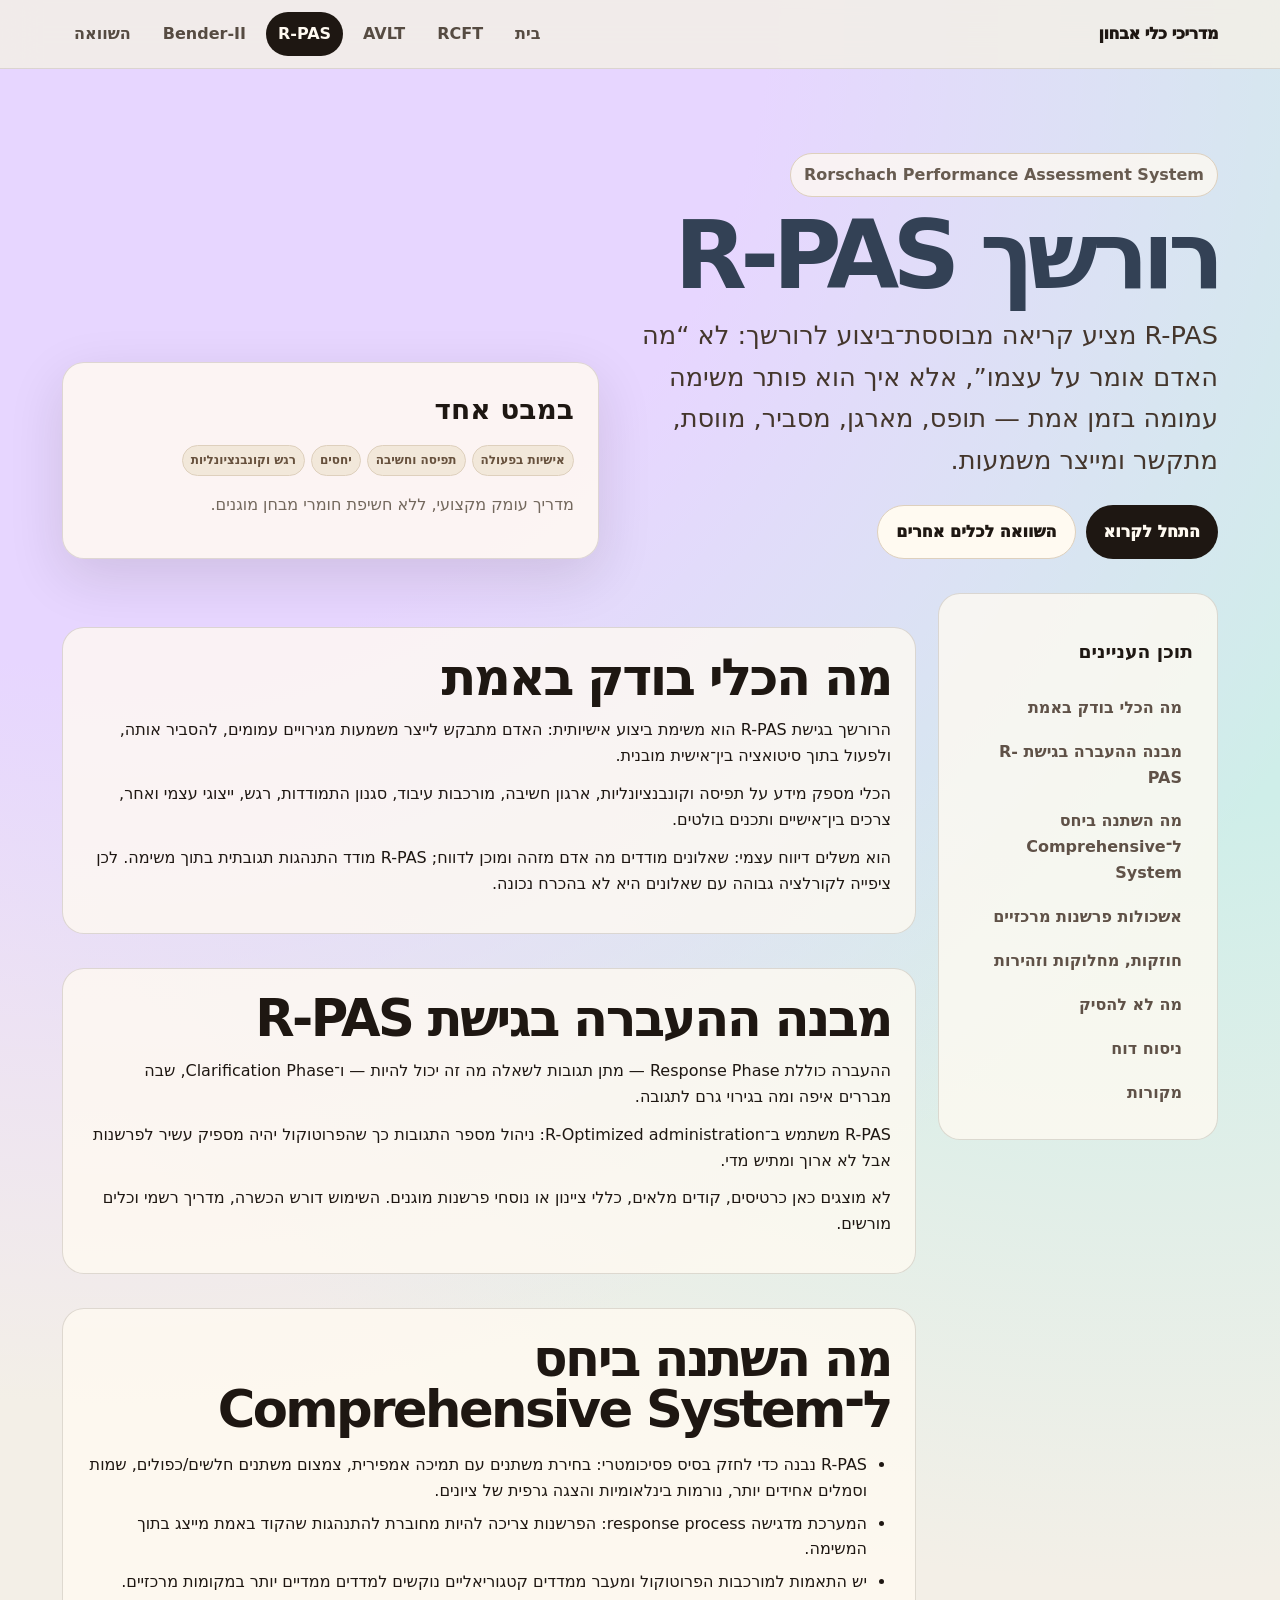
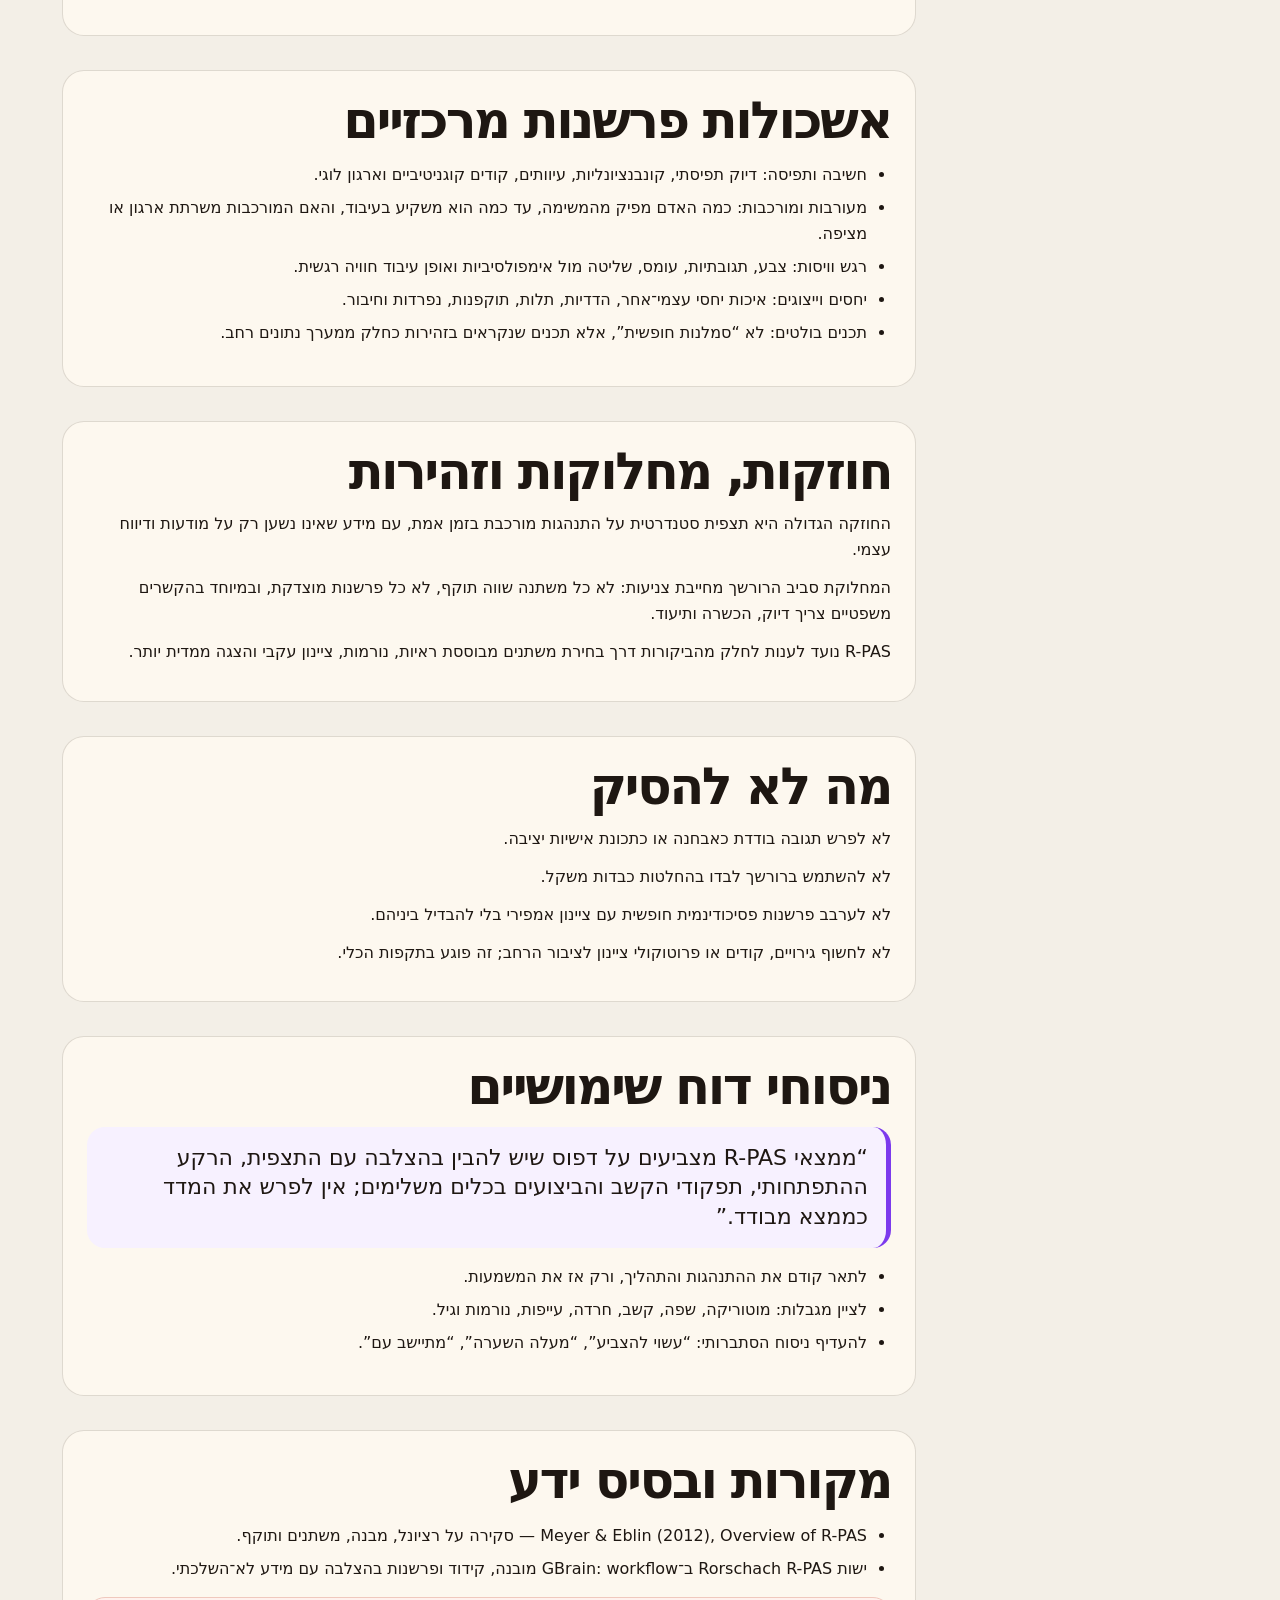
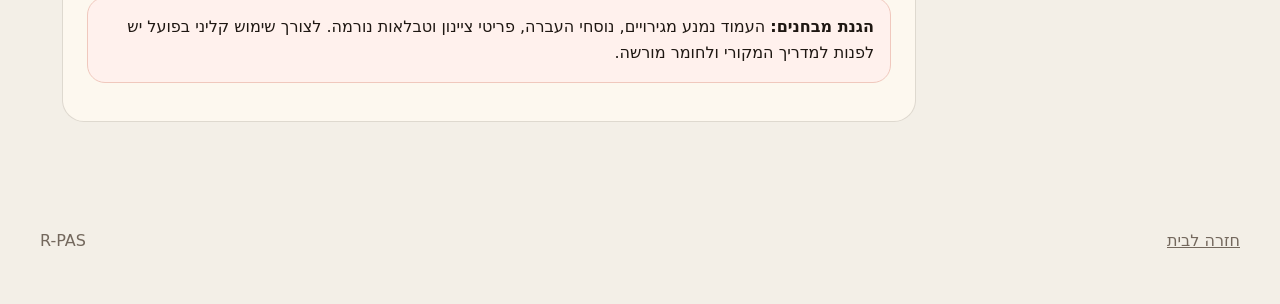
<file: rpas.html>
<!doctype html><html lang="he" dir="rtl"><head><meta charset="utf-8"><meta name="viewport" content="width=device-width,initial-scale=1"><title>רורשך R-PAS — מדריך קליני</title><meta name="description" content="מדריכים קליניים בעברית לכלי אבחון פסיכולוגיים ונוירופסיכולוגיים"><link rel="stylesheet" href="style.css"></head><body><header class="top"><nav class="nav"><a class="brand" href="index.html">מדריכי כלי אבחון</a><div class="navlinks"><a class="" href="index.html">בית</a><a class="" href="rcft.html">RCFT</a><a class="" href="avlt.html">AVLT</a><a class="active" href="rpas.html">R-PAS</a><a class="" href="bender.html">Bender-II</a><a href="compare.html" class="">השוואה</a></div></nav></header><main class="wrap"><section class="hero"><div><span class="eyebrow">Rorschach Performance Assessment System</span><h1 style="color:#334155">רורשך R-PAS</h1><p class="lead">R-PAS מציע קריאה מבוססת־ביצוע לרורשך: לא “מה האדם אומר על עצמו”, אלא איך הוא פותר משימה עמומה בזמן אמת — תופס, מארגן, מסביר, מווסת, מתקשר ומייצר משמעות.</p><div class="actions"><a class="btn" href="#s1">התחל לקרוא</a><a class="btn alt" href="compare.html">השוואה לכלים אחרים</a></div></div><aside class="hero-card"><h2>במבט אחד</h2><div class="tagrow"><span class="tag">אישיות בפעולה</span><span class="tag">תפיסה וחשיבה</span><span class="tag">יחסים</span><span class="tag">רגש וקונבנציונליות</span></div><p class="muted" style="margin-top:16px">מדריך עומק מקצועי, ללא חשיפת חומרי מבחן מוגנים.</p></aside></section><div class="page-layout"><aside class="prose toc"><h3>תוכן העניינים</h3><a href="#s1">מה הכלי בודק באמת</a><a href="#s2">מבנה ההעברה בגישת R-PAS</a><a href="#s3">מה השתנה ביחס ל־Comprehensive System</a><a href="#s4">אשכולות פרשנות מרכזיים</a><a href="#s5">חוזקות, מחלוקות וזהירות</a><a href="#s6">מה לא להסיק</a><a href="#report">ניסוח דוח</a><a href="#sources">מקורות</a></aside><article><section id="s1" class="section prose"><h2>מה הכלי בודק באמת</h2><p>הרורשך בגישת R-PAS הוא משימת ביצוע אישיותית: האדם מתבקש לייצר משמעות מגירויים עמומים, להסביר אותה, ולפעול בתוך סיטואציה בין־אישית מובנית.</p><p>הכלי מספק מידע על תפיסה וקונבנציונליות, ארגון חשיבה, מורכבות עיבוד, סגנון התמודדות, רגש, ייצוגי עצמי ואחר, צרכים בין־אישיים ותכנים בולטים.</p><p>הוא משלים דיווח עצמי: שאלונים מודדים מה אדם מזהה ומוכן לדווח; R-PAS מודד התנהגות תגובתית בתוך משימה. לכן ציפייה לקורלציה גבוהה עם שאלונים היא לא בהכרח נכונה.</p></section><section id="s2" class="section prose"><h2>מבנה ההעברה בגישת R-PAS</h2><p>ההעברה כוללת Response Phase — מתן תגובות לשאלה מה זה יכול להיות — ו־Clarification Phase, שבה מבררים איפה ומה בגירוי גרם לתגובה.</p><p>R-PAS משתמש ב־R-Optimized administration: ניהול מספר התגובות כך שהפרוטוקול יהיה מספיק עשיר לפרשנות אבל לא ארוך ומתיש מדי.</p><p>לא מוצגים כאן כרטיסים, קודים מלאים, כללי ציינון או נוסחי פרשנות מוגנים. השימוש דורש הכשרה, מדריך רשמי וכלים מורשים.</p></section><section id="s3" class="section prose"><h2>מה השתנה ביחס ל־Comprehensive System</h2><ul><li>R-PAS נבנה כדי לחזק בסיס פסיכומטרי: בחירת משתנים עם תמיכה אמפירית, צמצום משתנים חלשים/כפולים, שמות וסמלים אחידים יותר, נורמות בינלאומיות והצגה גרפית של ציונים.</li><li>המערכת מדגישה response process: הפרשנות צריכה להיות מחוברת להתנהגות שהקוד באמת מייצג בתוך המשימה.</li><li>יש התאמות למורכבות הפרוטוקול ומעבר ממדדים קטגוריאליים נוקשים למדדים ממדיים יותר במקומות מרכזיים.</li></ul></section><section id="s4" class="section prose"><h2>אשכולות פרשנות מרכזיים</h2><ul><li>חשיבה ותפיסה: דיוק תפיסתי, קונבנציונליות, עיוותים, קודים קוגניטיביים וארגון לוגי.</li><li>מעורבות ומורכבות: כמה האדם מפיק מהמשימה, עד כמה הוא משקיע בעיבוד, והאם המורכבות משרתת ארגון או מציפה.</li><li>רגש וויסות: צבע, תגובתיות, עומס, שליטה מול אימפולסיביות ואופן עיבוד חוויה רגשית.</li><li>יחסים וייצוגים: איכות יחסי עצמי־אחר, הדדיות, תלות, תוקפנות, נפרדות וחיבור.</li><li>תכנים בולטים: לא “סמלנות חופשית”, אלא תכנים שנקראים בזהירות כחלק ממערך נתונים רחב.</li></ul></section><section id="s5" class="section prose"><h2>חוזקות, מחלוקות וזהירות</h2><p>החוזקה הגדולה היא תצפית סטנדרטית על התנהגות מורכבת בזמן אמת, עם מידע שאינו נשען רק על מודעות ודיווח עצמי.</p><p>המחלוקת סביב הרורשך מחייבת צניעות: לא כל משתנה שווה תוקף, לא כל פרשנות מוצדקת, ובמיוחד בהקשרים משפטיים צריך דיוק, הכשרה ותיעוד.</p><p>R-PAS נועד לענות לחלק מהביקורות דרך בחירת משתנים מבוססת ראיות, נורמות, ציינון עקבי והצגה ממדית יותר.</p></section><section id="s6" class="section prose"><h2>מה לא להסיק</h2><p>לא לפרש תגובה בודדת כאבחנה או כתכונת אישיות יציבה.</p><p>לא להשתמש ברורשך לבדו בהחלטות כבדות משקל.</p><p>לא לערבב פרשנות פסיכודינמית חופשית עם ציינון אמפירי בלי להבדיל ביניהם.</p><p>לא לחשוף גירויים, קודים או פרוטוקולי ציינון לציבור הרחב; זה פוגע בתקפות הכלי.</p></section><div id="report"><section class="section prose"><h2>ניסוחי דוח שימושיים</h2><div class="quote">“ממצאי R-PAS מצביעים על דפוס שיש להבין בהצלבה עם התצפית, הרקע ההתפתחותי, תפקודי הקשב והביצועים בכלים משלימים; אין לפרש את המדד כממצא מבודד.”</div><ul><li>לתאר קודם את ההתנהגות והתהליך, ורק אז את המשמעות.</li><li>לציין מגבלות: מוטוריקה, שפה, קשב, חרדה, עייפות, נורמות וגיל.</li><li>להעדיף ניסוח הסתברותי: “עשוי להצביע”, “מעלה השערה”, “מתיישב עם”.</li></ul></section></div><section id="sources" class="section prose"><h2>מקורות ובסיס ידע</h2><ul><li>Meyer &amp; Eblin (2012), Overview of R-PAS — סקירה על רציונל, מבנה, משתנים ותוקף.</li><li>ישות Rorschach R-PAS ב־GBrain: workflow מובנה, קידוד ופרשנות בהצלבה עם מידע לא־השלכתי.</li></ul><div class="callout warn"><b>הגנת מבחנים:</b> העמוד נמנע מגירויים, נוסחי העברה, פריטי ציינון וטבלאות נורמה. לצורך שימוש קליני בפועל יש לפנות למדריך המקורי ולחומר מורשה.</div></section></article></div></main><footer class="wrap footer"><a href="index.html">חזרה לבית</a><span>R-PAS</span></footer><script src="script.js"></script></body></html>
</file>
<file: style.css>
:root{--bg:#f3efe7;--paper:#fffaf1;--ink:#1e1712;--muted:#73685d;--line:#ded0bd;--accent:#7c3aed;--accent2:#0f766e;--warm:#d97706;--danger:#b42318;--ok:#166534;--shadow:0 18px 55px rgba(30,23,18,.12);--r:22px;--max:1200px}*{box-sizing:border-box}html{scroll-behavior:smooth}body{margin:0;background:radial-gradient(circle at 8% 0%,#e7d6ff 0 18%,transparent 38%),radial-gradient(circle at 90% 5%,#cfeee9 0 18%,transparent 40%),var(--bg);color:var(--ink);font-family:system-ui,-apple-system,"Segoe UI",Arial,sans-serif;line-height:1.62}a{color:inherit}.wrap{max-width:var(--max);margin:auto;padding:22px}.top{position:sticky;top:0;z-index:20;background:rgba(243,239,231,.86);backdrop-filter:blur(18px);border-bottom:1px solid rgba(115,104,93,.18)}.nav{display:flex;align-items:center;justify-content:space-between;gap:14px;max-width:var(--max);margin:auto;padding:12px 22px}.brand{font-weight:1000;letter-spacing:-.03em;text-decoration:none}.navlinks{display:flex;gap:8px;flex-wrap:wrap}.navlinks a{padding:9px 12px;border-radius:999px;text-decoration:none;color:#564b42;font-weight:800}.navlinks a:hover,.navlinks a.active{background:var(--ink);color:var(--paper)}.hero{padding:62px 0 34px;display:grid;grid-template-columns:1.05fr .95fr;gap:26px;align-items:end}.eyebrow{display:inline-flex;border:1px solid var(--line);background:rgba(255,250,241,.78);border-radius:999px;padding:8px 13px;color:#675b50;font-weight:900}.hero h1{font-size:clamp(42px,7.6vw,94px);line-height:.92;margin:16px 0;letter-spacing:-.07em;text-wrap:balance}.hero p.lead{font-size:clamp(18px,2vw,27px);color:#44362c;margin:0;max-width:760px}.hero-card,.card{background:rgba(255,250,241,.86);border:1px solid rgba(115,104,93,.22);border-radius:var(--r);box-shadow:var(--shadow)}.hero-card{padding:24px}.hero-card h2{margin:0 0 12px;font-size:28px}.mini-grid{display:grid;grid-template-columns:repeat(2,1fr);gap:12px;margin-top:16px}.mini{padding:15px;border-radius:18px;background:#fffdf7;border:1px solid var(--line)}.mini b{display:block;font-size:24px}.actions{display:flex;gap:10px;flex-wrap:wrap;margin-top:24px}.btn{display:inline-flex;align-items:center;gap:8px;border:0;border-radius:999px;background:var(--ink);color:var(--paper);padding:13px 18px;text-decoration:none;font-weight:1000;min-height:46px;cursor:pointer}.btn.alt{background:var(--paper);color:var(--ink);border:1px solid var(--line)}.notice{border-inline-start:5px solid var(--danger);padding:15px 18px;background:#fff7ed;border-radius:18px;margin:20px 0;color:#4b2e21}.grid{display:grid;grid-template-columns:repeat(4,1fr);gap:16px}.tool-card{padding:20px;min-height:300px;display:flex;flex-direction:column;gap:10px;text-decoration:none;transition:.18s transform}.tool-card:hover{transform:translateY(-3px)}.tool-card h2{font-size:31px;line-height:1;margin:0;letter-spacing:-.04em}.tool-card p{color:var(--muted);margin:0;flex:1}.tagrow{display:flex;gap:6px;flex-wrap:wrap}.tag{font-size:12px;font-weight:900;border:1px solid var(--line);background:#f2e8da;color:#67513d;border-radius:999px;padding:5px 8px}.section{margin:34px 0}.section h2{font-size:clamp(28px,4vw,52px);line-height:1;margin:0 0 14px;letter-spacing:-.05em}.section h3{font-size:25px;margin:24px 0 8px}.section p{margin:0 0 12px}.muted{color:var(--muted)}.columns{display:grid;grid-template-columns:1fr 1fr;gap:16px}.prose{background:rgba(255,250,241,.78);border:1px solid rgba(115,104,93,.22);border-radius:var(--r);padding:24px}.prose ul,.prose ol{padding-inline-start:24px}.prose li{margin:7px 0}.toc{position:sticky;top:76px}.toc a{display:block;text-decoration:none;padding:9px 11px;border-radius:12px;color:#5f5147;font-weight:800}.toc a:hover{background:#fffaf1;color:var(--ink)}.page-layout{display:grid;grid-template-columns:280px 1fr;gap:22px;align-items:start}.matrix{width:100%;border-collapse:separate;border-spacing:0;border:1px solid var(--line);border-radius:18px;overflow:hidden;background:#fffaf1}.matrix th,.matrix td{text-align:right;padding:12px;border-bottom:1px solid var(--line);vertical-align:top}.matrix th{background:#efe3d4}.matrix tr:last-child td{border-bottom:0}.callout{border:1px solid #c7d7d4;background:#eef8f6;border-radius:18px;padding:16px;margin:14px 0}.warn{border-color:#f0c8bd;background:#fff1ed}.quote{font-size:22px;line-height:1.35;border-inline-start:5px solid var(--accent);padding:16px 18px;background:#f7f1ff;border-radius:18px}.searchbar{width:100%;padding:14px 17px;border-radius:999px;border:1px solid var(--line);background:#fffaf1;font-size:16px}.compare-grid{display:grid;grid-template-columns:repeat(2,1fr);gap:16px}.footer{padding:50px 0;color:var(--muted);display:flex;justify-content:space-between;gap:20px;flex-wrap:wrap}@media(max-width:980px){.hero,.page-layout,.columns{grid-template-columns:1fr}.toc{position:relative;top:auto}.grid{grid-template-columns:repeat(2,1fr)}.compare-grid{grid-template-columns:1fr}}@media(max-width:640px){.wrap{padding:16px}.nav{align-items:flex-start;flex-direction:column;padding:12px 16px}.hero h1{font-size:48px}.grid{grid-template-columns:1fr}.mini-grid{grid-template-columns:1fr}.prose{padding:18px}.matrix{font-size:14px}.matrix th,.matrix td{padding:9px}}@media print{.top,.toc,.actions,.searchbar{display:none}.page-layout,.hero{display:block}.card,.prose{box-shadow:none}body{background:white}}
</file>
